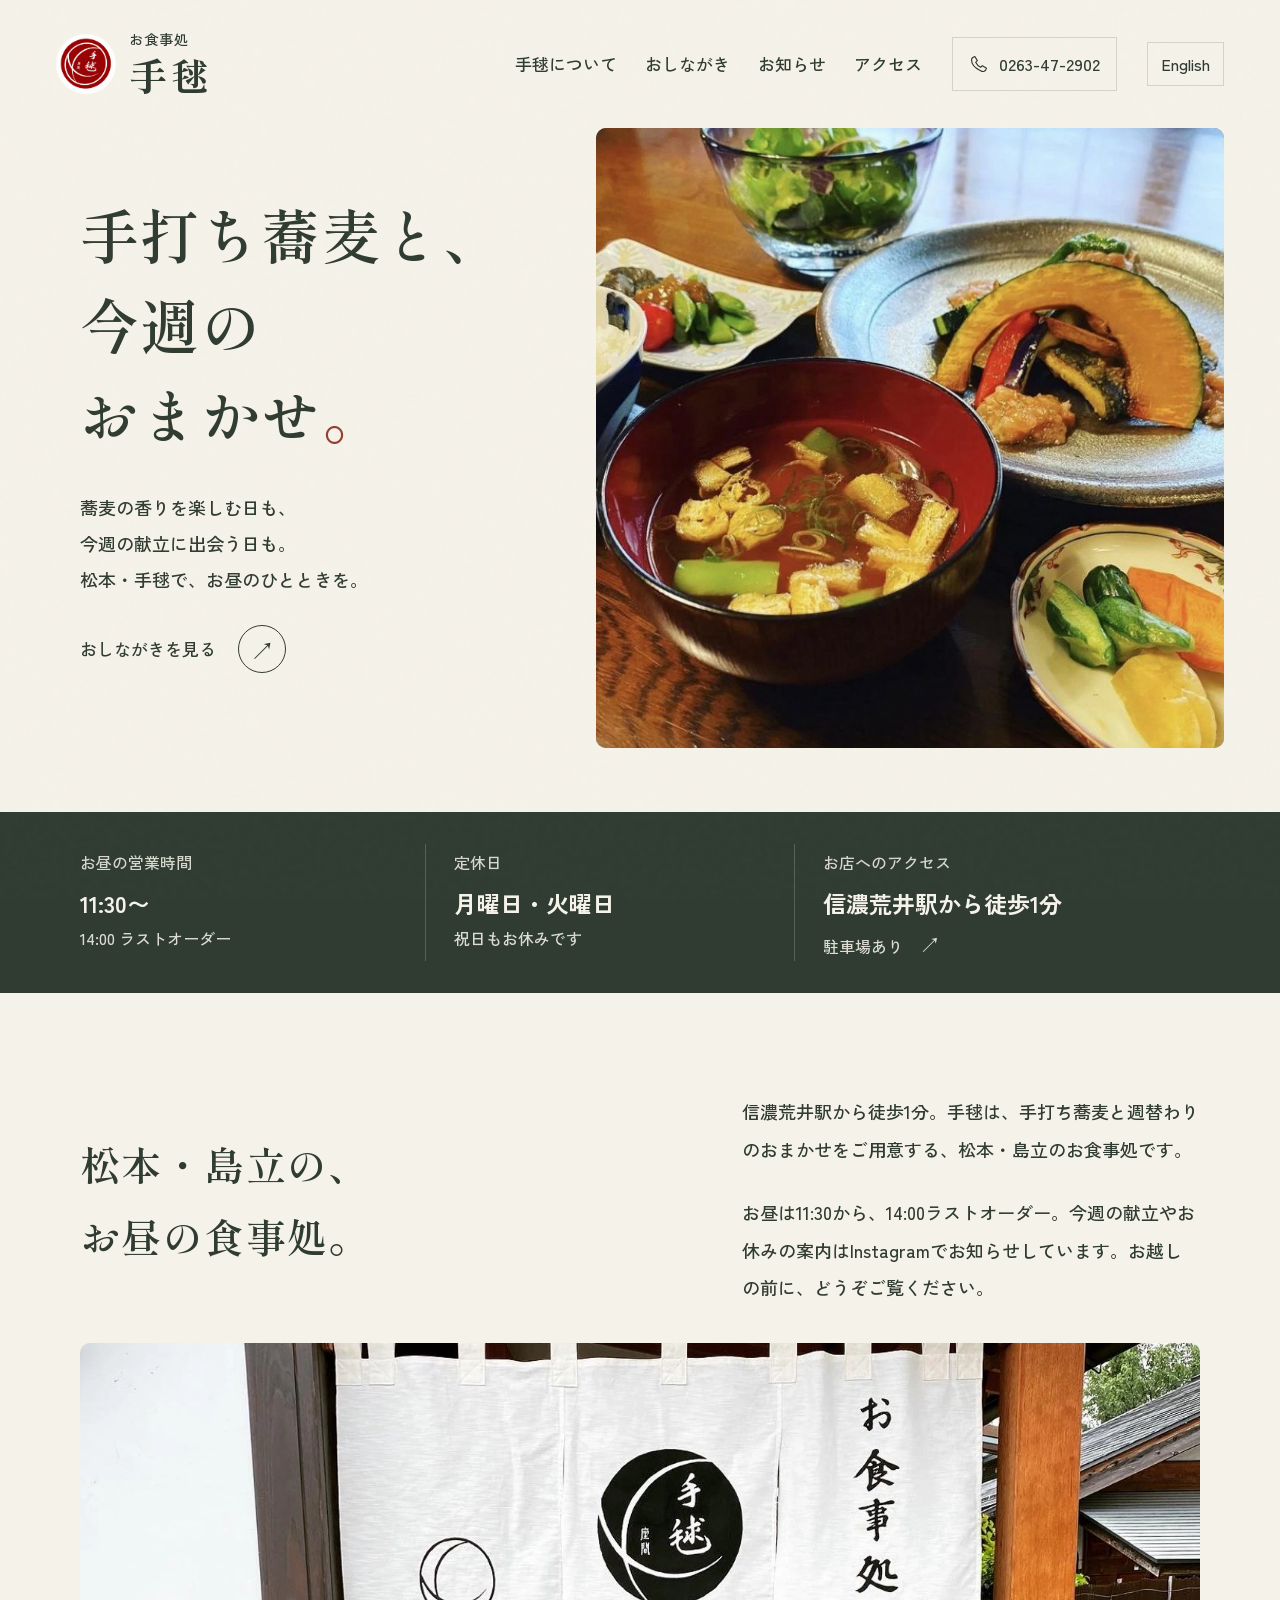
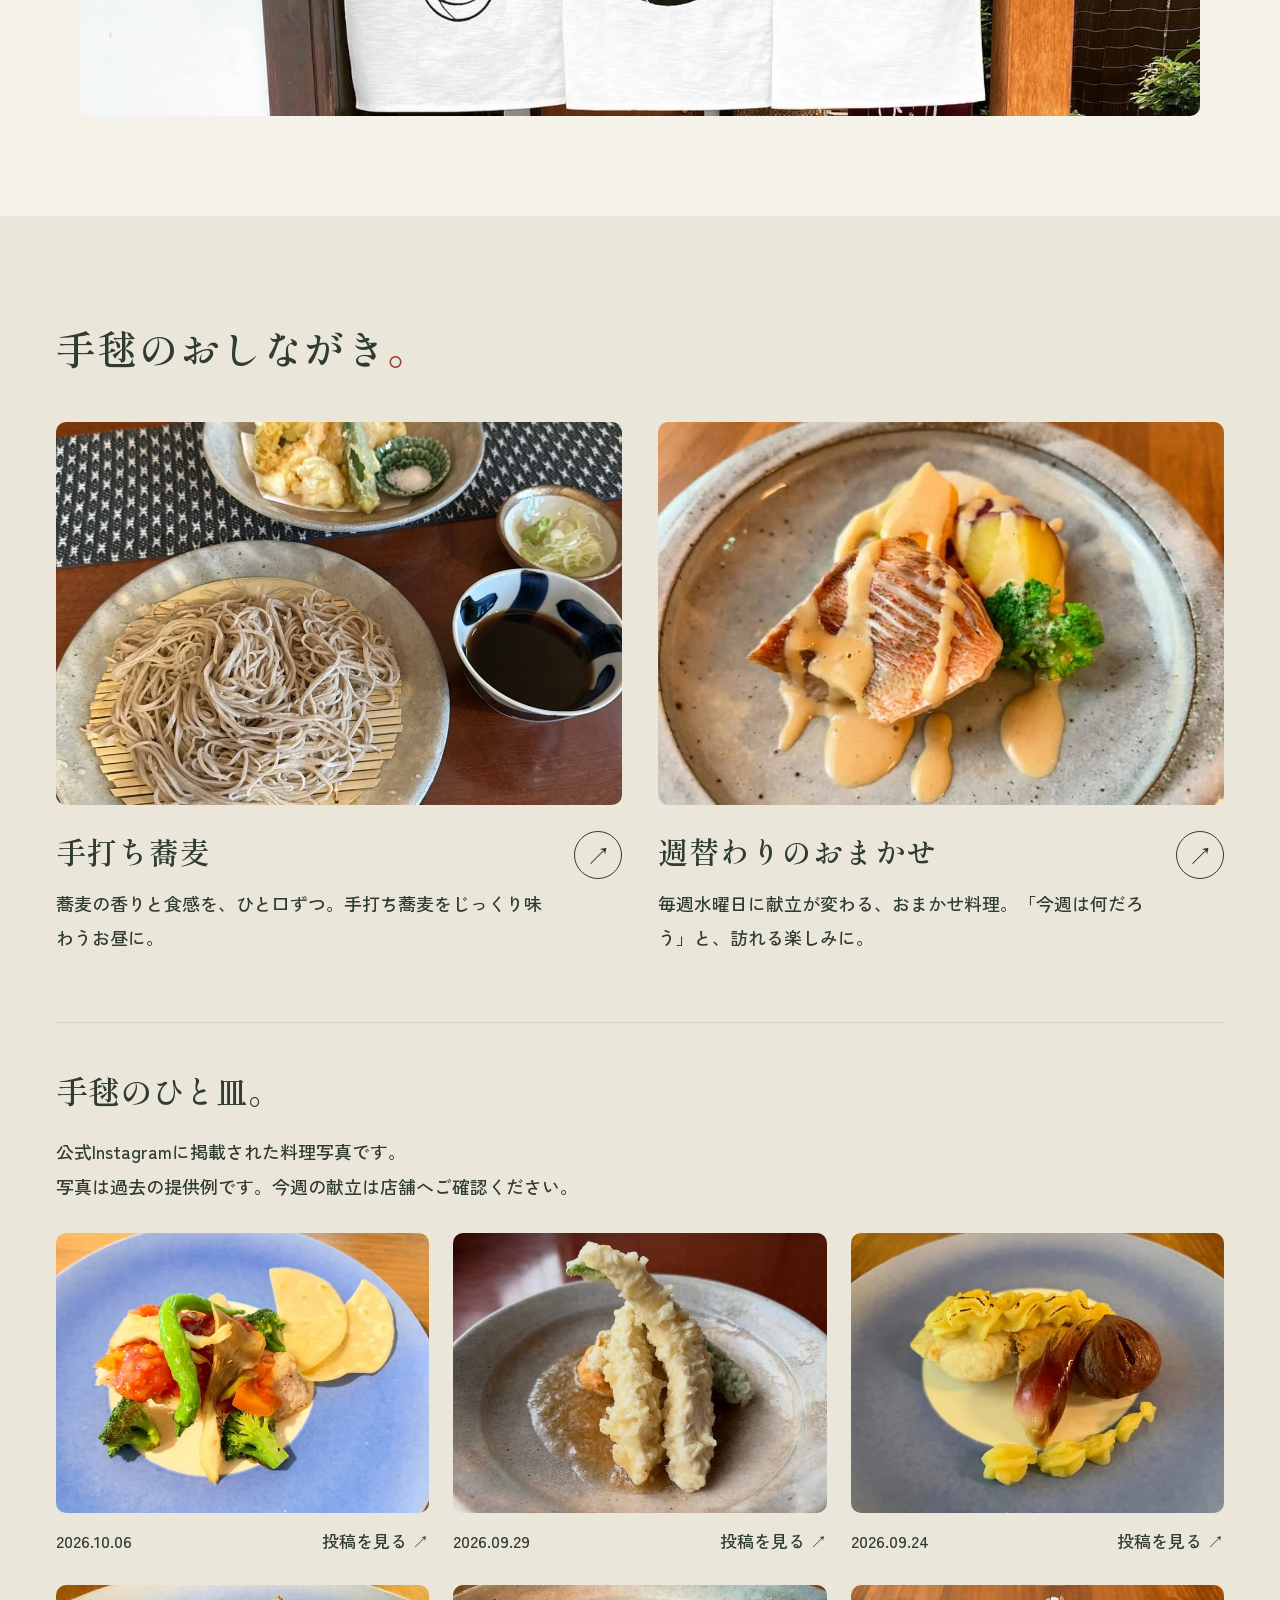
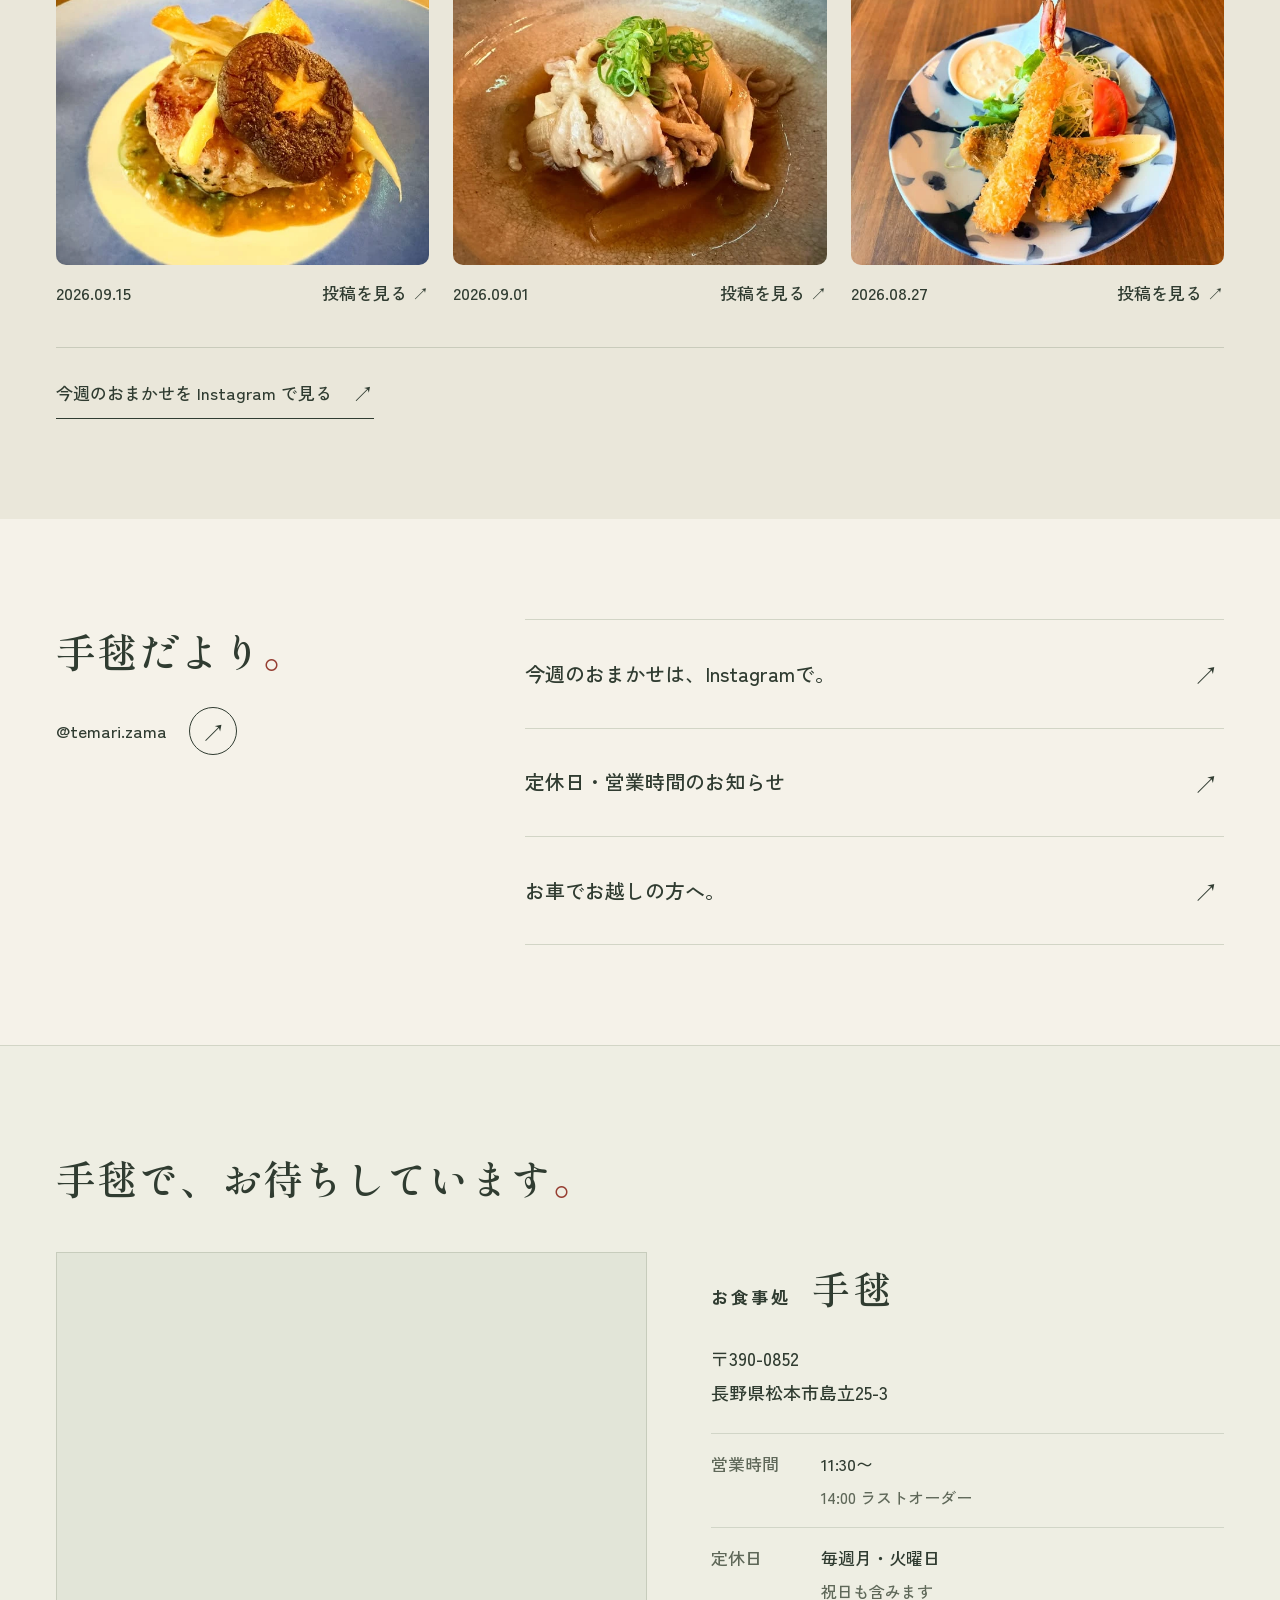
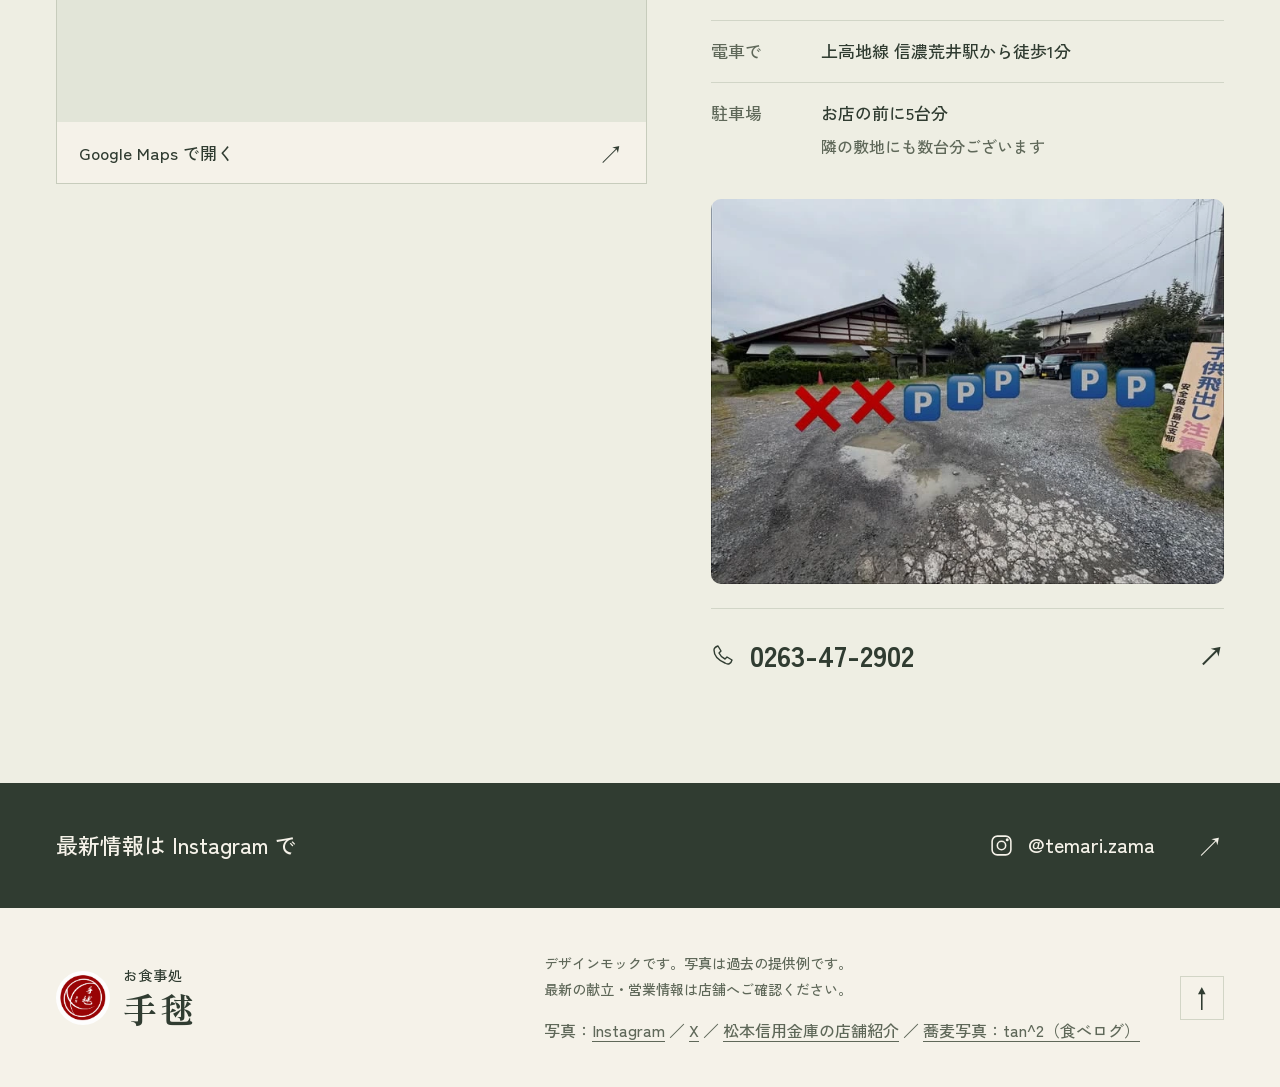
<file: index.html>
<!doctype html>
<html lang="ja">
<head>
  <meta charset="UTF-8">
  <meta name="viewport" content="width=device-width, initial-scale=1">
  <meta name="theme-color" content="#f5f2e9">
  <meta name="description" content="松本・島立、信濃荒井駅から徒歩1分のお食事処 手毬。手打ち蕎麦を味わい、毎週水曜日に変わるおまかせを楽しむお昼に。11:30開店、14:00ラストオーダー。ウェブサイトデザインモック。">
  <title>お食事処 手毬｜手打ち蕎麦と、今週のおまかせ。［モック］</title>
  <link rel="icon" type="image/png" href="assets/temari-logo.png">
  <link rel="preconnect" href="https://fonts.googleapis.com">
  <link rel="preconnect" href="https://fonts.gstatic.com" crossorigin>
  <link href="https://fonts.googleapis.com/css2?family=Shippori+Mincho:wght@500;600;700&family=Zen+Kaku+Gothic+New:wght@400;500;700&display=swap" rel="stylesheet">
  <link rel="preload" as="image" href="assets/real-photos/lunch.webp">
  <link rel="stylesheet" href="styles.css?v=20261009-rounded">
  <script src="script.js?v=20261009-real-photos" defer></script>
</head>
<body>
  <a class="skip-link" href="#main" data-i18n="skip">本文へ移動</a>
  <header class="site-header">
    <a class="brand" href="#top" aria-label="お食事処 手毬 トップへ" data-i18n-aria="aria.home">
      <img src="assets/temari-logo.png" width="60" height="60" alt="">
      <span class="brand-type"><span class="brand-small" data-i18n="brand.kicker">お食事処</span><span class="brand-name" data-i18n="brand.name">手毬</span></span>
    </a>
    <nav class="desktop-nav" aria-label="メインナビゲーション" data-i18n-aria="aria.mainNav">
      <a href="#about" data-i18n="nav.about">手毬について</a><a href="#menu" data-i18n="nav.menu">おしながき</a><a href="#news" data-i18n="nav.news">お知らせ</a><a href="#access" data-i18n="nav.access">アクセス</a>
    </nav>
    <a class="header-phone" href="tel:0263472902" aria-label="お食事処 手毬へ電話（0263-47-2902）" data-i18n-aria="aria.phone"><svg viewBox="0 0 24 24" aria-hidden="true"><path d="m7 3 3 5-2 2c1.3 2.8 3.2 4.7 6 6l2-2 5 3c-1 4-4 5-7 3C7 17 3 13 3 7c0-2 1-3 4-4Z"/></svg><span>0263-47-2902</span></a>
    <button class="language-toggle" type="button" lang="en" aria-label="Switch to English">English</button>
    <button class="nav-toggle" type="button" aria-label="メニューを開く" aria-expanded="false" aria-controls="mobile-nav"><span></span><span></span></button>
    <nav class="mobile-nav" id="mobile-nav" aria-label="モバイルナビゲーション" data-i18n-aria="aria.mobileNav" hidden>
      <a href="#about" data-i18n="nav.about">手毬について</a><a href="#menu" data-i18n="nav.menu">おしながき</a><a href="#news" data-i18n="nav.news">お知らせ</a><a href="#access" data-i18n="nav.access">アクセス</a>
      <a class="mobile-nav-phone" href="tel:0263472902" data-i18n="contact.phone">お電話でのお問い合わせ <span>↗</span></a>
    </nav>
  </header>

  <main id="main">
    <section class="hero page-width" id="top" aria-labelledby="hero-title">
      <div class="hero-copy">
        <h1 id="hero-title" data-i18n="hero.title">手打ち蕎麦と、<br>今週の<br>おまかせ<span class="red-stop">。</span></h1>
        <p class="hero-subtitle" data-i18n="hero.subtitle">蕎麦の香りを楽しむ日も、<br>今週の献立に出会う日も。<br>松本・手毬で、お昼のひとときを。</p>
        <a class="text-button" href="#menu" data-i18n="hero.menu">おしながきを見る <span class="round-arrow" aria-hidden="true">↗</span></a>
      </div>
      <div class="hero-visual">
        <img class="hero-image" src="assets/real-photos/lunch.webp" alt="手毬の料理、ご飯、汁物、小鉢が並んだ食卓" data-i18n-alt="image.hero" width="1125" height="857" fetchpriority="high">
      </div>
    </section>

    <section class="quick-info" aria-label="営業・アクセスのご案内" data-i18n-aria="aria.quickInfo">
      <div class="page-width quick-info-inner">
        <div><span class="info-label" data-i18n="hours.label">お昼の営業時間</span><p data-i18n="hours.quick">11:30〜<small>14:00 ラストオーダー</small></p></div>
        <div><span class="info-label" data-i18n="closed.label">定休日</span><p data-i18n="closed.quick">月曜日・火曜日<small>祝日もお休みです</small></p></div>
        <a href="#access"><span class="info-label" data-i18n="access.label">お店へのアクセス</span><p data-i18n="access.quick">信濃荒井駅から徒歩1分<small>駐車場あり <span aria-hidden="true">↗</span></small></p></a>
      </div>
    </section>

    <section class="about section-space page-width reveal" id="about" aria-labelledby="about-title">
      <div class="about-heading"><h2 id="about-title" data-i18n="about.title">松本・島立の、<br>お昼の食事処。</h2></div>
      <div class="about-body"><p data-i18n="about.body">信濃荒井駅から徒歩1分。手毬は、手打ち蕎麦と週替わりのおまかせをご用意する、松本・島立のお食事処です。</p><p data-i18n="about.welcome">お昼は11:30から、14:00ラストオーダー。今週の献立やお休みの案内はInstagramでお知らせしています。お越しの前に、どうぞご覧ください。</p></div>
      <a class="about-photo" href="https://x.com/qif5amQObpr14Ug" target="_blank" rel="noopener noreferrer" aria-label="手毬の暖簾写真の掲載元を見る" data-i18n-aria="aria.storefrontSource"><img src="assets/real-photos/storefront.webp" alt="お食事処 手毬の暖簾と木の入口" data-i18n-alt="image.storefront" width="1500" height="500" loading="lazy"></a>
    </section>

    <section class="menu-section section-space" id="menu" aria-labelledby="menu-title">
      <div class="page-width">
        <div class="section-top reveal"><div><h2 id="menu-title" data-i18n="menu.title">手毬のおしながき<span class="red-stop">。</span></h2></div></div>
        <div class="menu-grid">
          <article class="menu-card reveal"><button class="menu-image-button" type="button" data-detail="soba" aria-label="手打ち蕎麦について見る" data-i18n-aria="aria.sobaImage"><img src="assets/real-photos/soba-2024-07.webp" alt="手毬で提供されたざる蕎麦と天ぷら（2024年7月の訪問写真）" data-i18n-alt="image.soba" width="1024" height="1024" loading="lazy"></button><div class="menu-card-body"><div><h3 data-i18n="menu.soba">手打ち蕎麦</h3><p data-i18n="menu.sobaDescription">蕎麦の香りと食感を、ひと口ずつ。手打ち蕎麦をじっくり味わうお昼に。</p></div><button class="round-arrow" type="button" data-detail="soba" aria-label="手打ち蕎麦の詳細を開く" data-i18n-aria="aria.sobaDetail">↗</button></div></article>
          <article class="menu-card reveal"><button class="menu-image-button" type="button" data-detail="seasonal" aria-label="週替わりのおまかせについて見る" data-i18n-aria="aria.seasonalImage"><img src="assets/real-photos/dish-2026-09-08.webp" alt="陶器の皿に盛られた料理と野菜" data-i18n-alt="image.seasonal" width="640" height="480" loading="lazy"></button><div class="menu-card-body"><div><h3 data-i18n="menu.seasonal">週替わりのおまかせ</h3><p data-i18n="menu.changes">毎週水曜日に献立が変わる、おまかせ料理。「今週は何だろう」と、訪れる楽しみに。</p></div><button class="round-arrow" type="button" data-detail="seasonal" aria-label="週替わりのおまかせの詳細を開く" data-i18n-aria="aria.seasonalDetail">↗</button></div></article>
        </div>

        <div class="food-gallery reveal" id="food-gallery" aria-labelledby="gallery-title">
          <h3 id="gallery-title" data-i18n="gallery.title">手毬のひと皿。</h3>
          <p class="gallery-intro" data-i18n="gallery.intro">公式Instagramに掲載された料理写真です。<br>写真は過去の提供例です。今週の献立は店舗へご確認ください。</p>
          <div class="food-gallery-grid">
            <a class="food-photo" href="https://www.instagram.com/temari.zama/p/DeLQrZXAWH_/" target="_blank" rel="noopener noreferrer"><img src="assets/real-photos/dish-2026-10-06.webp" alt="青い皿に盛られた料理と野菜" data-i18n-alt="gallery.image.blue" width="640" height="481" loading="lazy"><span class="food-photo-caption"><time datetime="2026-10-06">2026.10.06</time><span data-i18n="gallery.post">投稿を見る <span aria-hidden="true">↗</span></span></span></a>
            <a class="food-photo" href="https://www.instagram.com/temari.zama/p/Dd5O3phgcw6/" target="_blank" rel="noopener noreferrer"><img src="assets/real-photos/dish-2026-09-29.webp" alt="器に盛られた揚げ物とソース" data-i18n-alt="gallery.image.fried" width="640" height="480" loading="lazy"><span class="food-photo-caption"><time datetime="2026-09-29">2026.09.29</time><span data-i18n="gallery.post">投稿を見る <span aria-hidden="true">↗</span></span></span></a>
            <a class="food-photo" href="https://www.instagram.com/temari.zama/p/DdsU3VbgaHN/" target="_blank" rel="noopener noreferrer"><img src="assets/real-photos/dish-2026-09-24.webp" alt="青い皿に盛られた料理と黄色のソース" data-i18n-alt="gallery.image.yellow" width="640" height="480" loading="lazy"><span class="food-photo-caption"><time datetime="2026-09-24">2026.09.24</time><span data-i18n="gallery.post">投稿を見る <span aria-hidden="true">↗</span></span></span></a>
            <a class="food-photo" href="https://www.instagram.com/temari.zama/p/DdVL3PkgW3K/" target="_blank" rel="noopener noreferrer"><img src="assets/real-photos/dish-2026-09-15.webp" alt="青い皿に盛られた料理と野菜の盛り付け" data-i18n-alt="gallery.image.round" width="640" height="480" loading="lazy"><span class="food-photo-caption"><time datetime="2026-09-15">2026.09.15</time><span data-i18n="gallery.post">投稿を見る <span aria-hidden="true">↗</span></span></span></a>
            <a class="food-photo" href="https://www.instagram.com/temari.zama/p/DcxLNSoAZI1/" target="_blank" rel="noopener noreferrer"><img src="assets/real-photos/dish-2026-09-01.webp" alt="陶器の器に盛られた料理とねぎ" data-i18n-alt="gallery.image.bowl" width="640" height="480" loading="lazy"><span class="food-photo-caption"><time datetime="2026-09-01">2026.09.01</time><span data-i18n="gallery.post">投稿を見る <span aria-hidden="true">↗</span></span></span></a>
            <a class="food-photo" href="https://www.instagram.com/temari.zama/p/DckRGs_gUB_/" target="_blank" rel="noopener noreferrer"><img src="assets/real-photos/dish-2026-08-27.webp" alt="皿に盛られた揚げ物と野菜" data-i18n-alt="gallery.image.crumbed" width="640" height="480" loading="lazy"><span class="food-photo-caption"><time datetime="2026-08-27">2026.08.27</time><span data-i18n="gallery.post">投稿を見る <span aria-hidden="true">↗</span></span></span></a>
          </div>
        </div>
        <div class="menu-footnote"><a href="https://www.instagram.com/temari.zama/" target="_blank" rel="noopener noreferrer" data-i18n="menu.instagram">今週のおまかせを Instagram で見る <span aria-hidden="true">↗</span></a></div>
      </div>
    </section>

    <section class="news-section section-space page-width reveal" id="news" aria-labelledby="news-title">
      <div class="news-title"><h2 id="news-title" data-i18n="news.title">手毬だより<span class="red-stop">。</span></h2><a class="text-button small-button" href="https://www.instagram.com/temari.zama/" target="_blank" rel="noopener noreferrer">@temari.zama <span class="round-arrow" aria-hidden="true">↗</span></a></div>
      <div class="news-list">
        <a href="https://www.instagram.com/temari.zama/" target="_blank" rel="noopener noreferrer"><div><h3 data-i18n="news.seasonal">今週のおまかせは、Instagramで。</h3></div><span class="news-arrow" aria-hidden="true">↗</span></a>
        <button type="button" data-detail="hours"><div><h3 data-i18n="news.hours">定休日・営業時間のお知らせ</h3></div><span class="news-arrow" aria-hidden="true">↗</span></button>
        <a href="#access"><div><h3 data-i18n="news.parking">お車でお越しの方へ。</h3></div><span class="news-arrow" aria-hidden="true">↗</span></a>
      </div>
    </section>

    <section class="access-section section-space" id="access" aria-labelledby="access-title">
      <div class="page-width">
        <div class="section-top reveal"><div><h2 id="access-title" data-i18n="access.title">手毬で、お待ちしています<span class="red-stop">。</span></h2></div></div>
        <div class="access-grid reveal">
          <div class="map-frame"><iframe title="お食事処 手毬の所在地：長野県松本市島立25-3" data-i18n-title="map.title" src="https://maps.google.com/maps?q=%E6%89%8B%E6%AF%AC%20%E9%95%B7%E9%87%8E%E7%9C%8C%E6%9D%BE%E6%9C%AC%E5%B8%82%E5%B3%B6%E7%AB%8B25-3&amp;z=16&amp;output=embed" loading="lazy" referrerpolicy="no-referrer-when-downgrade" allowfullscreen></iframe><a class="map-link" data-i18n="map.open" href="https://maps.app.goo.gl/zdjdHgAQyX1SE58v7?g_st=ic" target="_blank" rel="noopener noreferrer">Google Maps で開く <span aria-hidden="true">↗</span></a></div>
          <div class="store-details"><h3 data-i18n="store.name"><span>お食事処</span> 手毬</h3><p class="store-address" data-i18n="store.address">〒390-0852<br>長野県松本市島立25-3</p><dl><div><dt data-i18n="hours.label">営業時間</dt><dd data-i18n="hours.detail">11:30〜<span>14:00 ラストオーダー</span></dd></div><div><dt data-i18n="closed.label">定休日</dt><dd data-i18n="closed.detail">毎週月・火曜日<span>祝日も含みます</span></dd></div><div><dt data-i18n="access.trainLabel">電車で</dt><dd data-i18n="access.train">上高地線 信濃荒井駅から徒歩1分</dd></div><div><dt data-i18n="access.parkingLabel">駐車場</dt><dd data-i18n="access.parking">お店の前に5台分<span>隣の敷地にも数台分ございます</span></dd></div></dl><a class="parking-photo" href="https://www.instagram.com/temari.zama/p/DdxdMf4BHyz/" target="_blank" rel="noopener noreferrer" aria-label="駐車場写真の公式投稿を見る" data-i18n-aria="aria.parkingSource"><img src="assets/real-photos/parking-2026-09-26.webp" alt="Pの印で駐車位置を示した手毬の駐車場" data-i18n-alt="image.parking" width="640" height="480" loading="lazy"></a><a class="store-phone" href="tel:0263472902"><svg viewBox="0 0 24 24" aria-hidden="true"><path d="m7 3 3 5-2 2c1.3 2.8 3.2 4.7 6 6l2-2 5 3c-1 4-4 5-7 3C7 17 3 13 3 7c0-2 1-3 4-4Z"/></svg>0263-47-2902<span aria-hidden="true">↗</span></a></div>
        </div>
      </div>
    </section>

    <section class="instagram-strip" aria-label="Instagramで最新情報を見る" data-i18n-aria="aria.instagram"><div class="page-width"><span class="instagram-heading" data-i18n="instagram.title">最新情報は Instagram で</span><a href="https://www.instagram.com/temari.zama/" target="_blank" rel="noopener noreferrer"><svg viewBox="0 0 24 24" aria-hidden="true"><rect x="3" y="3" width="18" height="18" rx="5"/><circle cx="12" cy="12" r="4"/><circle cx="17.5" cy="6.5" r=".7"/></svg><span>@temari.zama</span><span aria-hidden="true">↗</span></a></div></section>
  </main>

  <footer class="site-footer page-width"><a class="brand footer-brand" href="#top" aria-label="ページの先頭へ" data-i18n-aria="aria.top"><img src="assets/temari-logo.png" width="50" height="50" alt=""><span class="brand-type"><span class="brand-small" data-i18n="brand.kicker">お食事処</span><span class="brand-name" data-i18n="brand.name">手毬</span></span></a><div class="footer-note"><p data-i18n="footer.note">デザインモックです。写真は過去の提供例です。<br>最新の献立・営業情報は店舗へご確認ください。</p><p class="photo-credits"><span data-i18n="footer.photos">写真：</span><a href="https://www.instagram.com/temari.zama/" target="_blank" rel="noopener noreferrer">Instagram</a> ／ <a href="https://x.com/qif5amQObpr14Ug" target="_blank" rel="noopener noreferrer">X</a> ／ <a href="https://support.m-shinkin.com/otoku/2021/08/690.php" target="_blank" rel="noopener noreferrer" data-i18n="footer.bank">松本信用金庫の店舗紹介</a> ／ <a href="https://tabelog.com/nagano/A2002/A200201/20025271/dtlrvwlst/B453116380/" target="_blank" rel="noopener noreferrer" data-i18n="footer.sobaSource">蕎麦写真：tan^2（食べログ）</a></p></div><a class="back-top" href="#top" aria-label="ページの先頭へ" data-i18n-aria="aria.top">↑</a></footer>

  <div class="mobile-contact"><a href="#access" data-i18n="contact.map">地図・アクセス <span aria-hidden="true">↗</span></a><a href="tel:0263472902" data-i18n="contact.call">電話で問い合わせ <span aria-hidden="true">↗</span></a></div>

  <dialog class="detail-dialog" id="detail-dialog" aria-labelledby="dialog-title"><button class="dialog-close" type="button" aria-label="詳細を閉じる" data-i18n-aria="aria.close">×</button><h2 id="dialog-title"></h2><div id="dialog-body"></div><a class="dialog-instagram text-button" data-i18n="dialog.instagram" href="https://www.instagram.com/temari.zama/" target="_blank" rel="noopener noreferrer">Instagram で最新情報を見る <span class="round-arrow" aria-hidden="true">↗</span></a></dialog>
</body>
</html>
</file>
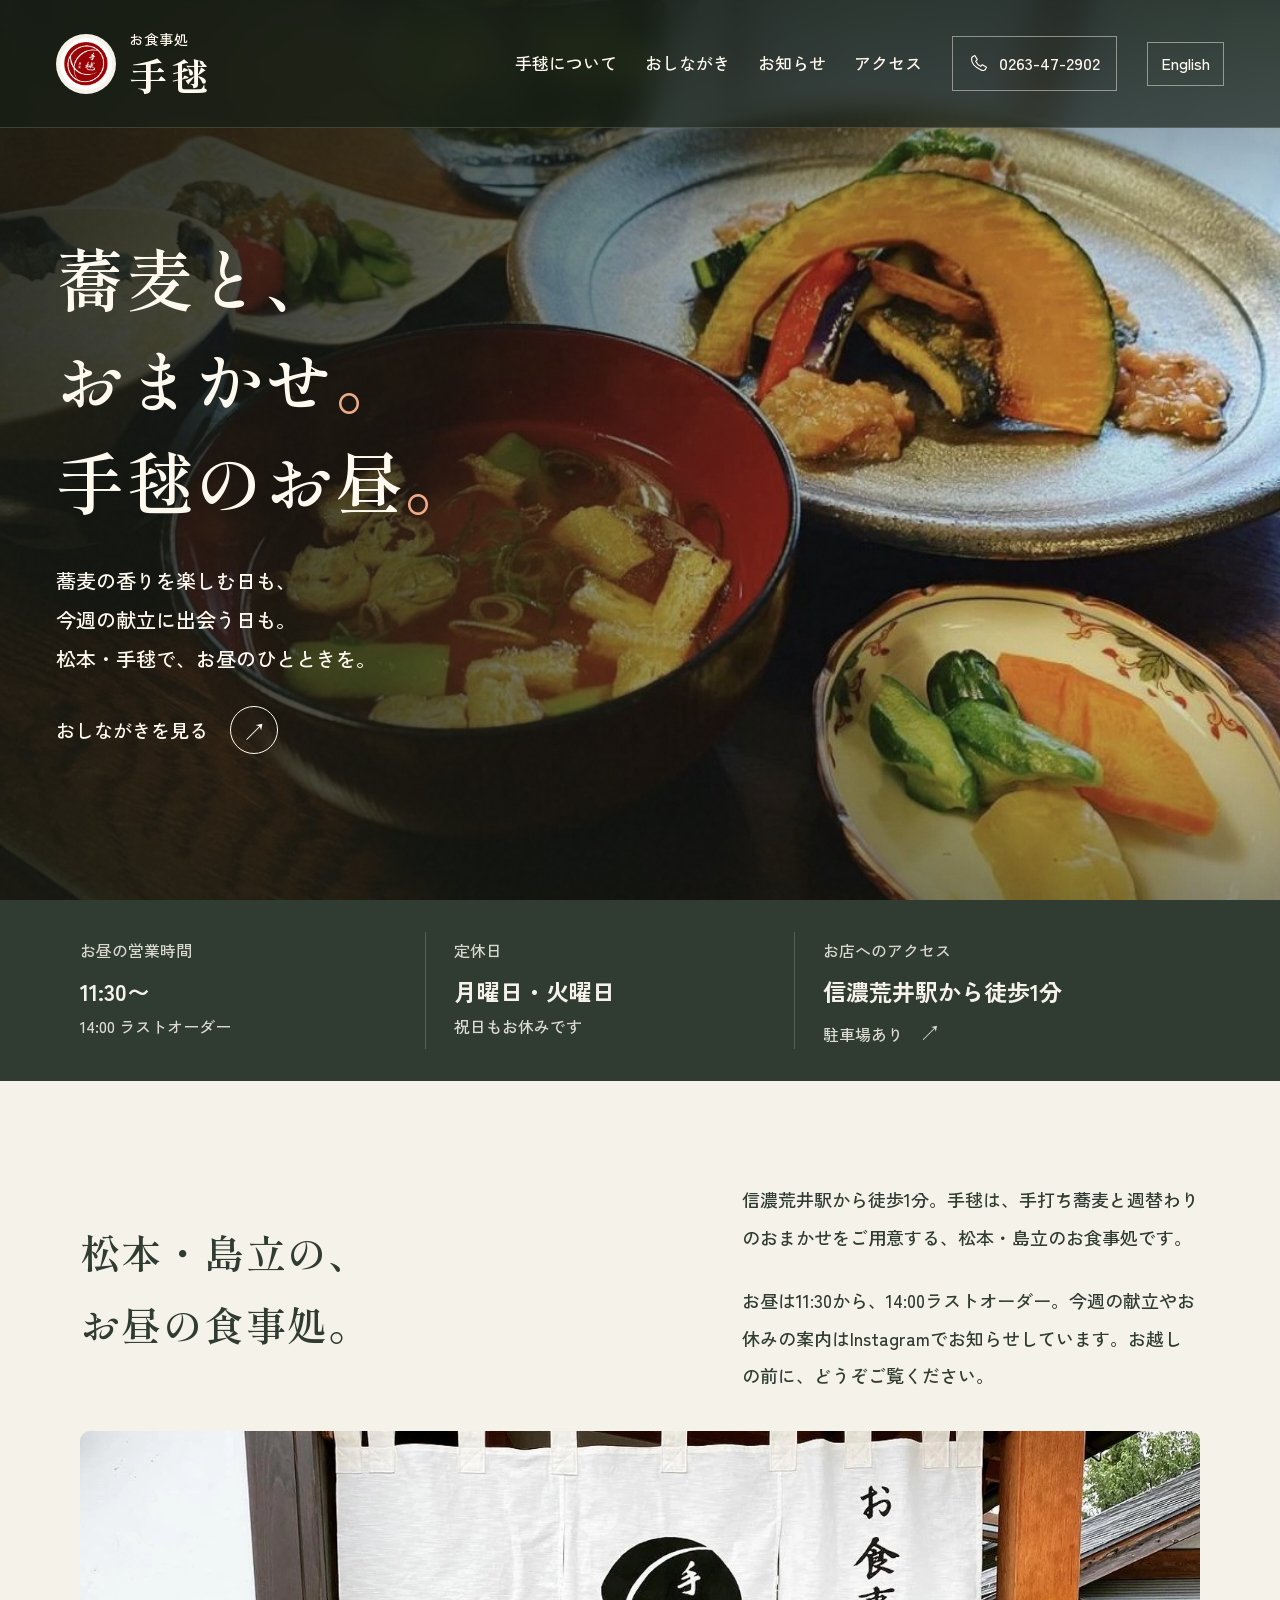
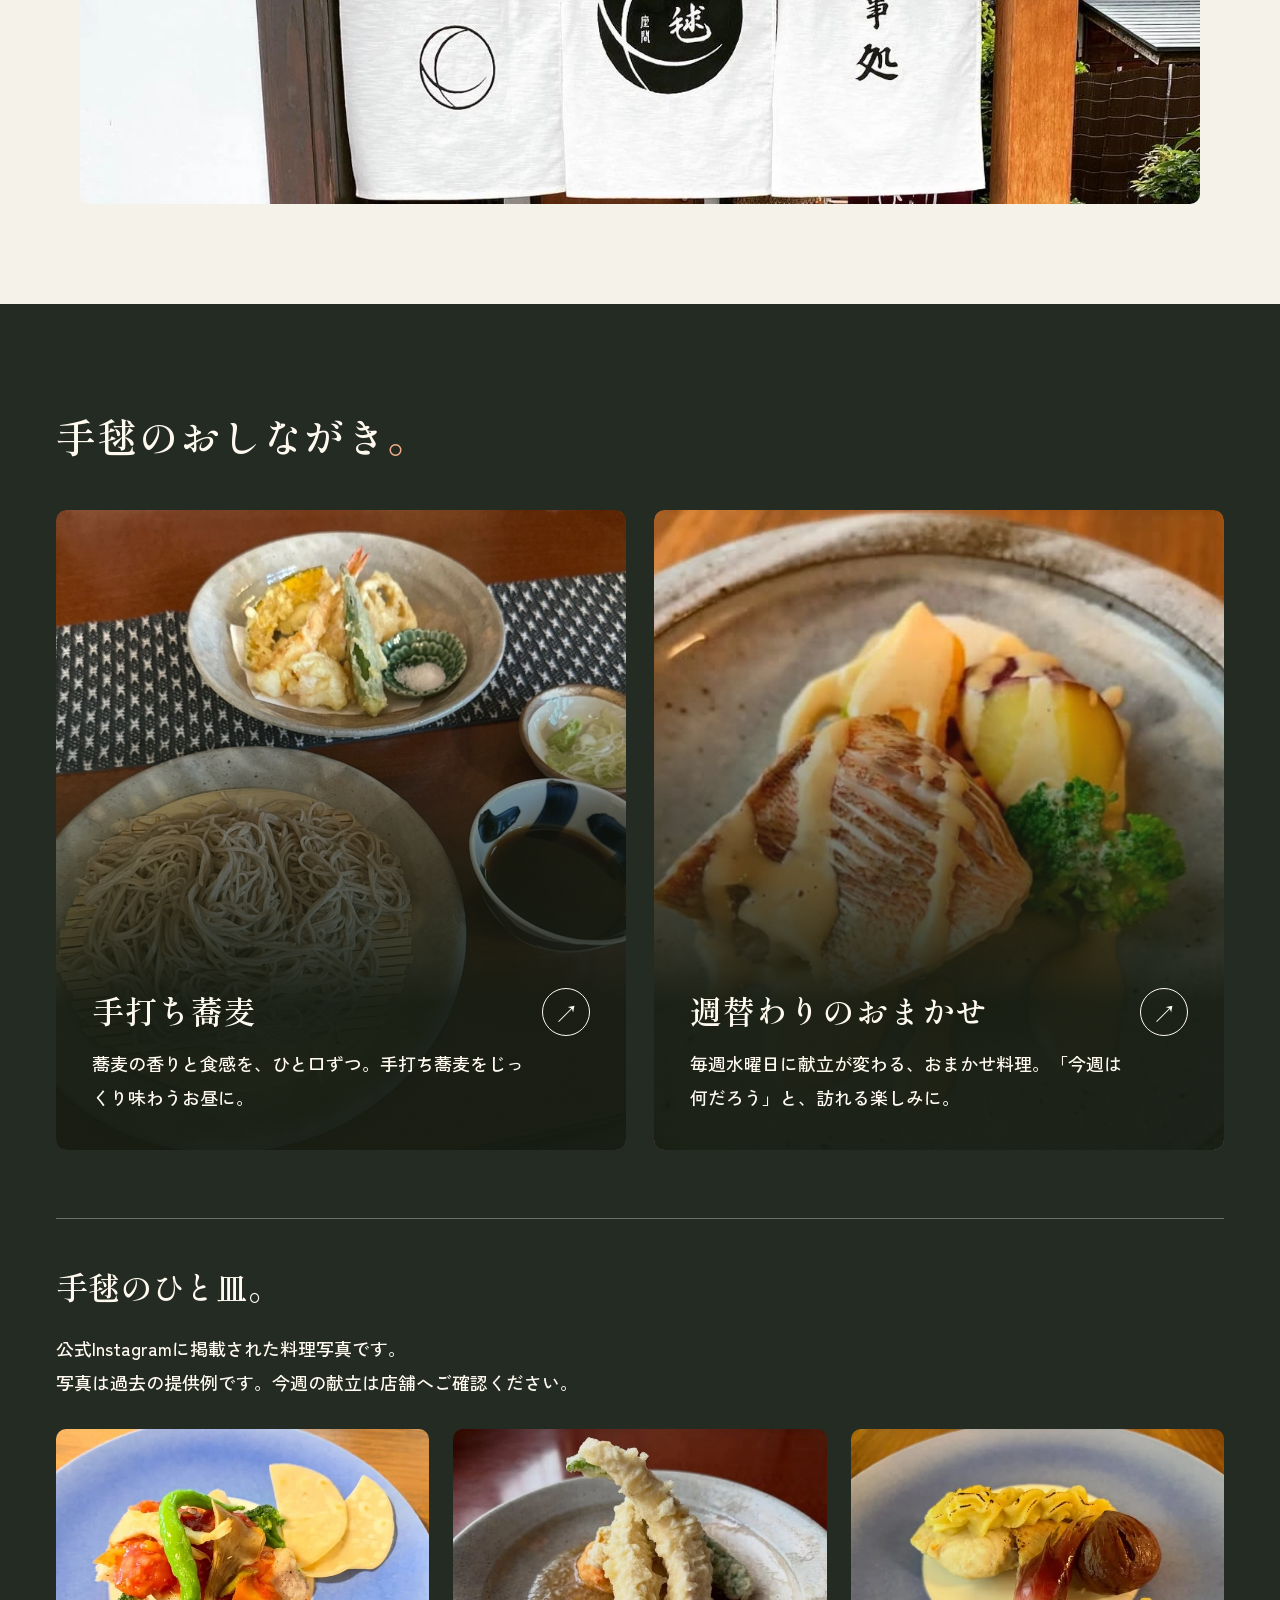
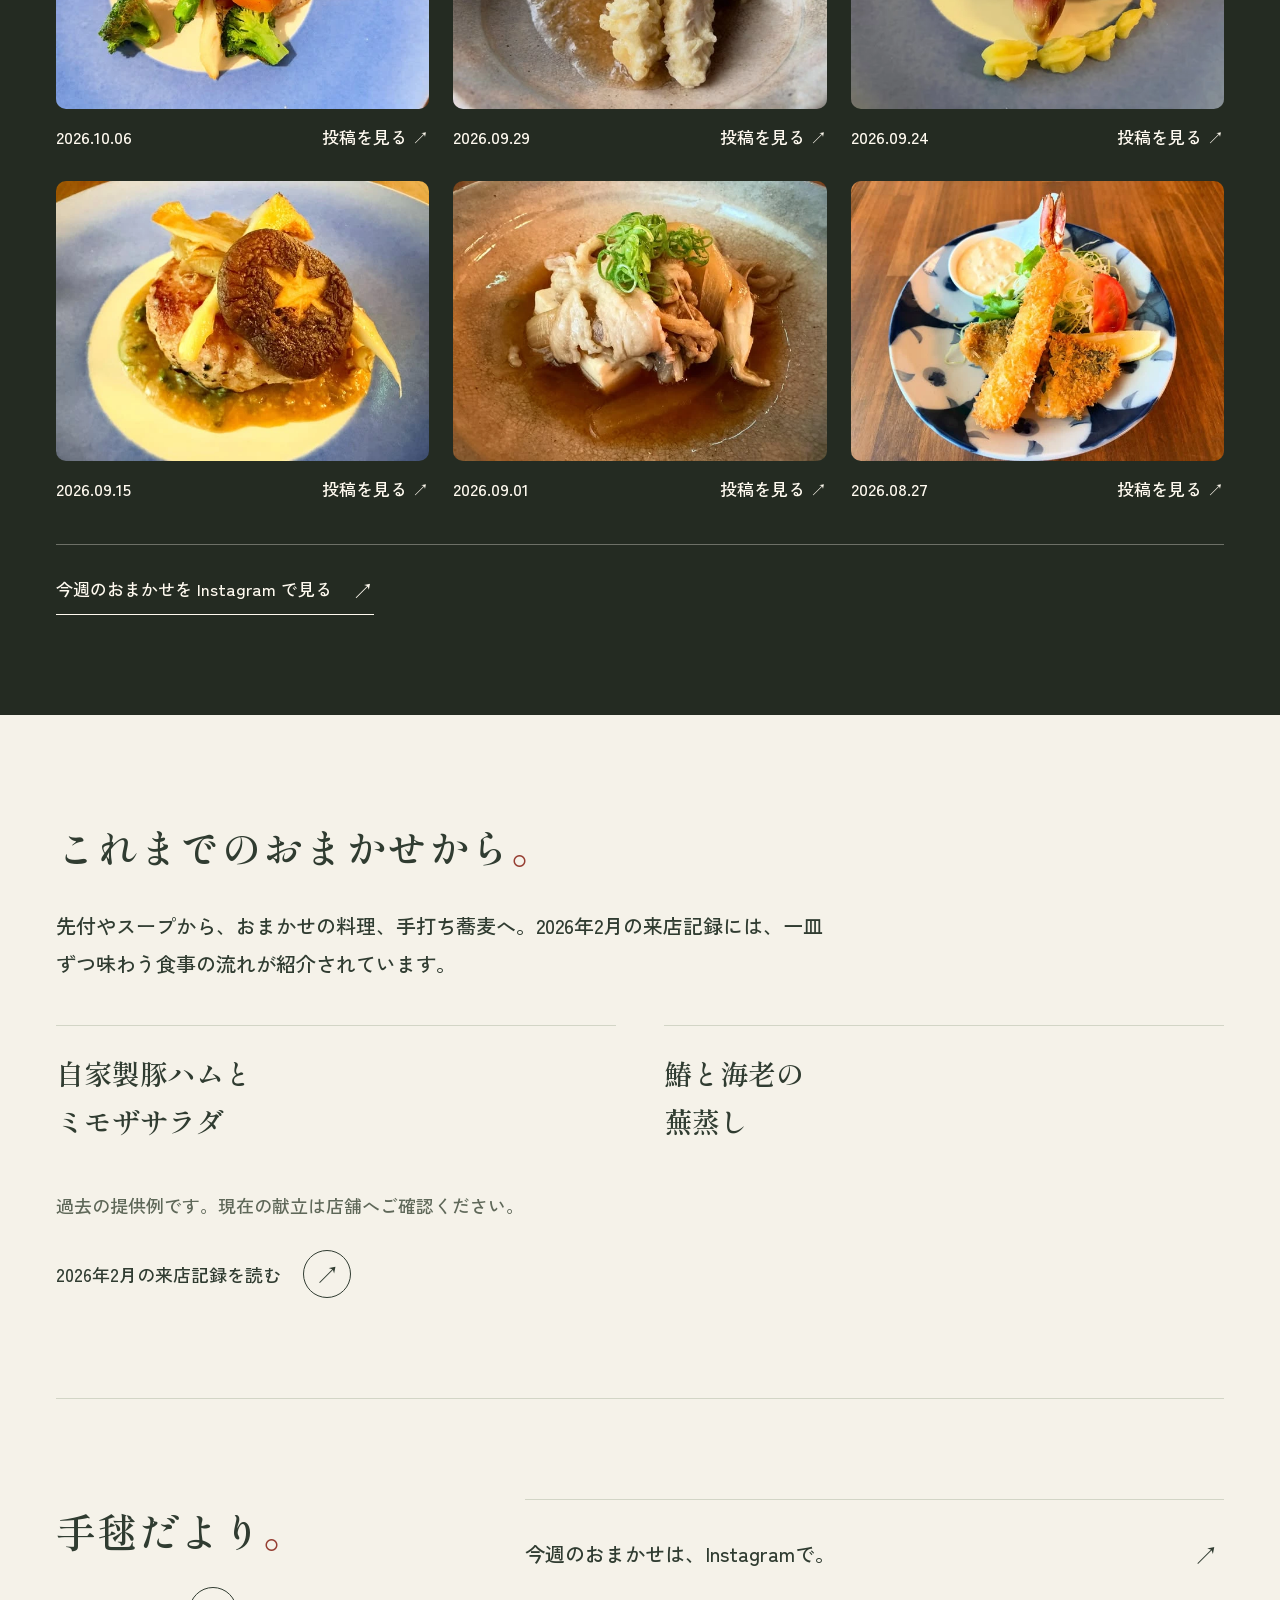
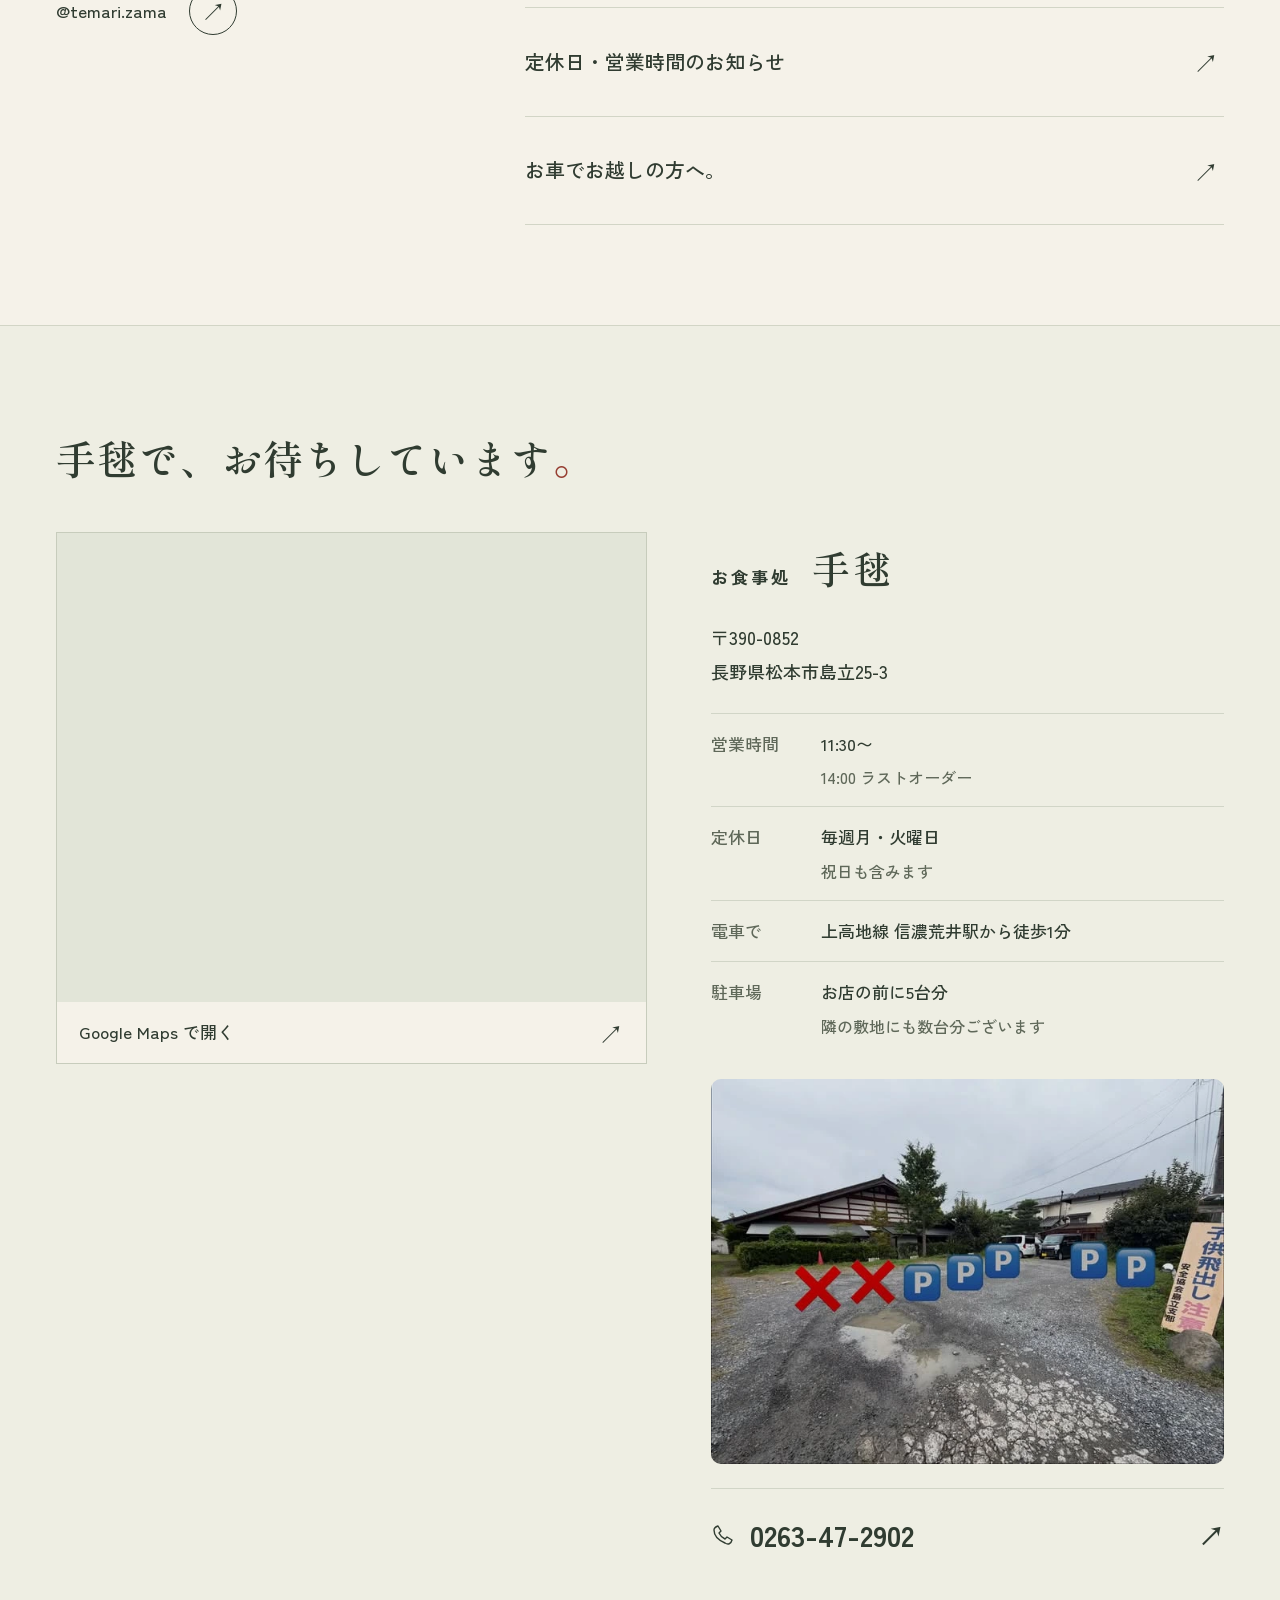
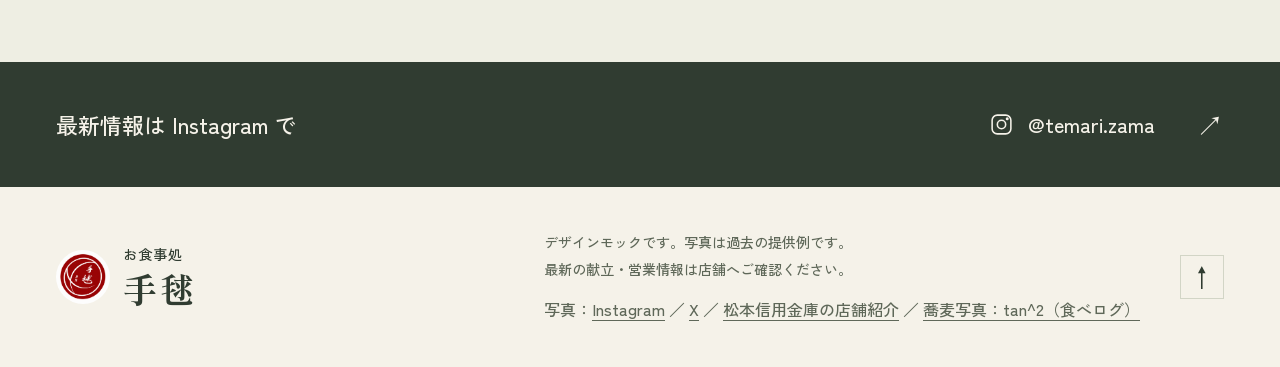
<file: photo-background.html>
<!doctype html>
<html lang="ja">
<head>
  <meta charset="UTF-8">
  <meta name="viewport" content="width=device-width, initial-scale=1">
  <meta name="theme-color" content="#f5f2e9">
  <meta name="description" content="松本・島立、信濃荒井駅から徒歩1分のお食事処 手毬。手打ち蕎麦を味わい、毎週水曜日に変わるおまかせを楽しむお昼に。11:30開店、14:00ラストオーダー。ウェブサイトデザインモック。">
  <title>お食事処 手毬｜蕎麦と、おまかせ。手毬のお昼。［写真背景の別案］</title>
  <link rel="icon" type="image/png" href="assets/temari-logo.png">
  <link rel="preconnect" href="https://fonts.googleapis.com">
  <link rel="preconnect" href="https://fonts.gstatic.com" crossorigin>
  <link href="https://fonts.googleapis.com/css2?family=Shippori+Mincho:wght@500;600;700&family=Zen+Kaku+Gothic+New:wght@400;500;700&display=swap" rel="stylesheet">
  <link rel="preload" as="image" href="assets/real-photos/lunch.webp">
  <link rel="stylesheet" href="styles.css?v=20261009-rounded">
  <link rel="stylesheet" href="photo-background.css?v=20261009-rounded">
  <script src="script.js?v=20261009-real-photos" defer></script>
</head>
<body class="photo-variant">
  <a class="skip-link" href="#main" data-i18n="skip">本文へ移動</a>
  <header class="site-header">
    <a class="brand" href="#top" aria-label="お食事処 手毬 トップへ" data-i18n-aria="aria.home">
      <img src="assets/temari-logo.png" width="60" height="60" alt="">
      <span class="brand-type"><span class="brand-small" data-i18n="brand.kicker">お食事処</span><span class="brand-name" data-i18n="brand.name">手毬</span></span>
    </a>
    <nav class="desktop-nav" aria-label="メインナビゲーション" data-i18n-aria="aria.mainNav">
      <a href="#about" data-i18n="nav.about">手毬について</a><a href="#menu" data-i18n="nav.menu">おしながき</a><a href="#news" data-i18n="nav.news">お知らせ</a><a href="#access" data-i18n="nav.access">アクセス</a>
    </nav>
    <a class="header-phone" href="tel:0263472902" aria-label="お食事処 手毬へ電話（0263-47-2902）" data-i18n-aria="aria.phone"><svg viewBox="0 0 24 24" aria-hidden="true"><path d="m7 3 3 5-2 2c1.3 2.8 3.2 4.7 6 6l2-2 5 3c-1 4-4 5-7 3C7 17 3 13 3 7c0-2 1-3 4-4Z"/></svg><span>0263-47-2902</span></a>
    <button class="language-toggle" type="button" lang="en" aria-label="Switch to English">English</button>
    <button class="nav-toggle" type="button" aria-label="メニューを開く" aria-expanded="false" aria-controls="mobile-nav"><span></span><span></span></button>
    <nav class="mobile-nav" id="mobile-nav" aria-label="モバイルナビゲーション" data-i18n-aria="aria.mobileNav" hidden>
      <a href="#about" data-i18n="nav.about">手毬について</a><a href="#menu" data-i18n="nav.menu">おしながき</a><a href="#news" data-i18n="nav.news">お知らせ</a><a href="#access" data-i18n="nav.access">アクセス</a>
      <a class="mobile-nav-phone" href="tel:0263472902" data-i18n="contact.phone">お電話でのお問い合わせ <span>↗</span></a>
    </nav>
  </header>

  <main id="main">
    <section class="hero page-width" id="top" aria-labelledby="hero-title">
      <div class="hero-copy">
        <h1 id="hero-title" data-i18n="photo.heroTitle">蕎麦と、<br>おまかせ<span class="red-stop">。</span><br>手毬のお昼<span class="red-stop">。</span></h1>
        <p class="hero-subtitle" data-i18n="hero.subtitle">蕎麦の香りを楽しむ日も、<br>今週の献立に出会う日も。<br>松本・手毬で、お昼のひとときを。</p>
        <a class="text-button" href="#menu" data-i18n="hero.menu">おしながきを見る <span class="round-arrow" aria-hidden="true">↗</span></a>
      </div>
      <div class="hero-visual">
        <img class="hero-image" src="assets/real-photos/lunch.webp" alt="手毬の料理、ご飯、汁物、小鉢が並んだ食卓" data-i18n-alt="image.hero" width="1125" height="857" fetchpriority="high">
      </div>
    </section>

    <section class="quick-info" aria-label="営業・アクセスのご案内" data-i18n-aria="aria.quickInfo">
      <div class="page-width quick-info-inner">
        <div><span class="info-label" data-i18n="hours.label">お昼の営業時間</span><p data-i18n="hours.quick">11:30〜<small>14:00 ラストオーダー</small></p></div>
        <div><span class="info-label" data-i18n="closed.label">定休日</span><p data-i18n="closed.quick">月曜日・火曜日<small>祝日もお休みです</small></p></div>
        <a href="#access"><span class="info-label" data-i18n="access.label">お店へのアクセス</span><p data-i18n="access.quick">信濃荒井駅から徒歩1分<small>駐車場あり <span aria-hidden="true">↗</span></small></p></a>
      </div>
    </section>

    <section class="about section-space page-width reveal" id="about" aria-labelledby="about-title">
      <div class="about-heading"><h2 id="about-title" data-i18n="about.title">松本・島立の、<br>お昼の食事処。</h2></div>
      <div class="about-body"><p data-i18n="about.body">信濃荒井駅から徒歩1分。手毬は、手打ち蕎麦と週替わりのおまかせをご用意する、松本・島立のお食事処です。</p><p data-i18n="about.welcome">お昼は11:30から、14:00ラストオーダー。今週の献立やお休みの案内はInstagramでお知らせしています。お越しの前に、どうぞご覧ください。</p></div>
      <a class="about-photo" href="https://x.com/qif5amQObpr14Ug" target="_blank" rel="noopener noreferrer" aria-label="手毬の暖簾写真の掲載元を見る" data-i18n-aria="aria.storefrontSource"><img src="assets/real-photos/storefront.webp" alt="お食事処 手毬の暖簾と木の入口" data-i18n-alt="image.storefront" width="1500" height="500" loading="lazy"></a>
    </section>

    <section class="menu-section section-space" id="menu" aria-labelledby="menu-title">
      <div class="page-width">
        <div class="section-top reveal"><div><h2 id="menu-title" data-i18n="menu.title">手毬のおしながき<span class="red-stop">。</span></h2></div></div>
        <div class="menu-grid">
          <article class="menu-card reveal"><button class="menu-image-button" type="button" data-detail="soba" aria-label="手打ち蕎麦について見る" data-i18n-aria="aria.sobaImage"><img src="assets/real-photos/soba-2024-07.webp" alt="手毬で提供されたざる蕎麦と天ぷら（2024年7月の訪問写真）" data-i18n-alt="image.soba" width="1024" height="1024" loading="lazy"></button><div class="menu-card-body"><div><h3 data-i18n="menu.soba">手打ち蕎麦</h3><p data-i18n="menu.sobaDescription">蕎麦の香りと食感を、ひと口ずつ。手打ち蕎麦をじっくり味わうお昼に。</p></div><button class="round-arrow" type="button" data-detail="soba" aria-label="手打ち蕎麦の詳細を開く" data-i18n-aria="aria.sobaDetail">↗</button></div></article>
          <article class="menu-card reveal"><button class="menu-image-button" type="button" data-detail="seasonal" aria-label="週替わりのおまかせについて見る" data-i18n-aria="aria.seasonalImage"><img src="assets/real-photos/dish-2026-09-08.webp" alt="陶器の皿に盛られた料理と野菜" data-i18n-alt="image.seasonal" width="640" height="480" loading="lazy"></button><div class="menu-card-body"><div><h3 data-i18n="menu.seasonal">週替わりのおまかせ</h3><p data-i18n="menu.changes">毎週水曜日に献立が変わる、おまかせ料理。「今週は何だろう」と、訪れる楽しみに。</p></div><button class="round-arrow" type="button" data-detail="seasonal" aria-label="週替わりのおまかせの詳細を開く" data-i18n-aria="aria.seasonalDetail">↗</button></div></article>
        </div>

        <div class="food-gallery reveal" id="food-gallery" aria-labelledby="gallery-title">
          <h3 id="gallery-title" data-i18n="gallery.title">手毬のひと皿。</h3>
          <p class="gallery-intro" data-i18n="gallery.intro">公式Instagramに掲載された料理写真です。<br>写真は過去の提供例です。今週の献立は店舗へご確認ください。</p>
          <div class="food-gallery-grid">
            <a class="food-photo" href="https://www.instagram.com/temari.zama/p/DeLQrZXAWH_/" target="_blank" rel="noopener noreferrer"><img src="assets/real-photos/dish-2026-10-06.webp" alt="青い皿に盛られた料理と野菜" data-i18n-alt="gallery.image.blue" width="640" height="481" loading="lazy"><span class="food-photo-caption"><time datetime="2026-10-06">2026.10.06</time><span data-i18n="gallery.post">投稿を見る <span aria-hidden="true">↗</span></span></span></a>
            <a class="food-photo" href="https://www.instagram.com/temari.zama/p/Dd5O3phgcw6/" target="_blank" rel="noopener noreferrer"><img src="assets/real-photos/dish-2026-09-29.webp" alt="器に盛られた揚げ物とソース" data-i18n-alt="gallery.image.fried" width="640" height="480" loading="lazy"><span class="food-photo-caption"><time datetime="2026-09-29">2026.09.29</time><span data-i18n="gallery.post">投稿を見る <span aria-hidden="true">↗</span></span></span></a>
            <a class="food-photo" href="https://www.instagram.com/temari.zama/p/DdsU3VbgaHN/" target="_blank" rel="noopener noreferrer"><img src="assets/real-photos/dish-2026-09-24.webp" alt="青い皿に盛られた料理と黄色のソース" data-i18n-alt="gallery.image.yellow" width="640" height="480" loading="lazy"><span class="food-photo-caption"><time datetime="2026-09-24">2026.09.24</time><span data-i18n="gallery.post">投稿を見る <span aria-hidden="true">↗</span></span></span></a>
            <a class="food-photo" href="https://www.instagram.com/temari.zama/p/DdVL3PkgW3K/" target="_blank" rel="noopener noreferrer"><img src="assets/real-photos/dish-2026-09-15.webp" alt="青い皿に盛られた料理と野菜の盛り付け" data-i18n-alt="gallery.image.round" width="640" height="480" loading="lazy"><span class="food-photo-caption"><time datetime="2026-09-15">2026.09.15</time><span data-i18n="gallery.post">投稿を見る <span aria-hidden="true">↗</span></span></span></a>
            <a class="food-photo" href="https://www.instagram.com/temari.zama/p/DcxLNSoAZI1/" target="_blank" rel="noopener noreferrer"><img src="assets/real-photos/dish-2026-09-01.webp" alt="陶器の器に盛られた料理とねぎ" data-i18n-alt="gallery.image.bowl" width="640" height="480" loading="lazy"><span class="food-photo-caption"><time datetime="2026-09-01">2026.09.01</time><span data-i18n="gallery.post">投稿を見る <span aria-hidden="true">↗</span></span></span></a>
            <a class="food-photo" href="https://www.instagram.com/temari.zama/p/DckRGs_gUB_/" target="_blank" rel="noopener noreferrer"><img src="assets/real-photos/dish-2026-08-27.webp" alt="皿に盛られた揚げ物と野菜" data-i18n-alt="gallery.image.crumbed" width="640" height="480" loading="lazy"><span class="food-photo-caption"><time datetime="2026-08-27">2026.08.27</time><span data-i18n="gallery.post">投稿を見る <span aria-hidden="true">↗</span></span></span></a>
          </div>
        </div>
        <div class="menu-footnote"><a href="https://www.instagram.com/temari.zama/" target="_blank" rel="noopener noreferrer" data-i18n="menu.instagram">今週のおまかせを Instagram で見る <span aria-hidden="true">↗</span></a></div>
      </div>
    </section>

    <section class="menu-history section-space page-width reveal" aria-labelledby="history-title">
      <h2 id="history-title" data-i18n="history.title">これまでのおまかせから<span class="red-stop">。</span></h2>
      <p class="menu-history-intro" data-i18n="history.intro">先付やスープから、おまかせの料理、手打ち蕎麦へ。2026年2月の来店記録には、一皿ずつ味わう食事の流れが紹介されています。</p>
      <div class="past-dishes">
        <h3 data-i18n="history.pork">自家製豚ハムと<br>ミモザサラダ</h3>
        <h3 data-i18n="history.fish">鰆と海老の<br>蕪蒸し</h3>
      </div>
      <p class="menu-history-note" data-i18n="history.note">過去の提供例です。現在の献立は店舗へご確認ください。</p>
      <a class="text-button" data-i18n="history.source" href="https://tabelog.com/nagano/A2002/A200201/20025271/dtlrvwlst/B523069333/" target="_blank" rel="noopener noreferrer">2026年2月の来店記録を読む <span class="round-arrow" aria-hidden="true">↗</span></a>
    </section>

    <section class="news-section section-space page-width reveal" id="news" aria-labelledby="news-title">
      <div class="news-title"><h2 id="news-title" data-i18n="news.title">手毬だより<span class="red-stop">。</span></h2><a class="text-button small-button" href="https://www.instagram.com/temari.zama/" target="_blank" rel="noopener noreferrer">@temari.zama <span class="round-arrow" aria-hidden="true">↗</span></a></div>
      <div class="news-list">
        <a href="https://www.instagram.com/temari.zama/" target="_blank" rel="noopener noreferrer"><div><h3 data-i18n="news.seasonal">今週のおまかせは、Instagramで。</h3></div><span class="news-arrow" aria-hidden="true">↗</span></a>
        <button type="button" data-detail="hours"><div><h3 data-i18n="news.hours">定休日・営業時間のお知らせ</h3></div><span class="news-arrow" aria-hidden="true">↗</span></button>
        <a href="#access"><div><h3 data-i18n="news.parking">お車でお越しの方へ。</h3></div><span class="news-arrow" aria-hidden="true">↗</span></a>
      </div>
    </section>

    <section class="access-section section-space" id="access" aria-labelledby="access-title">
      <div class="page-width">
        <div class="section-top reveal"><div><h2 id="access-title" data-i18n="access.title">手毬で、お待ちしています<span class="red-stop">。</span></h2></div></div>
        <div class="access-grid reveal">
          <div class="map-frame"><iframe title="お食事処 手毬の所在地：長野県松本市島立25-3" data-i18n-title="map.title" src="https://maps.google.com/maps?q=%E6%89%8B%E6%AF%AC%20%E9%95%B7%E9%87%8E%E7%9C%8C%E6%9D%BE%E6%9C%AC%E5%B8%82%E5%B3%B6%E7%AB%8B25-3&amp;z=16&amp;output=embed" loading="lazy" referrerpolicy="no-referrer-when-downgrade" allowfullscreen></iframe><a class="map-link" data-i18n="map.open" href="https://maps.app.goo.gl/zdjdHgAQyX1SE58v7?g_st=ic" target="_blank" rel="noopener noreferrer">Google Maps で開く <span aria-hidden="true">↗</span></a></div>
          <div class="store-details"><h3 data-i18n="store.name"><span>お食事処</span> 手毬</h3><p class="store-address" data-i18n="store.address">〒390-0852<br>長野県松本市島立25-3</p><dl><div><dt data-i18n="hours.label">営業時間</dt><dd data-i18n="hours.detail">11:30〜<span>14:00 ラストオーダー</span></dd></div><div><dt data-i18n="closed.label">定休日</dt><dd data-i18n="closed.detail">毎週月・火曜日<span>祝日も含みます</span></dd></div><div><dt data-i18n="access.trainLabel">電車で</dt><dd data-i18n="access.train">上高地線 信濃荒井駅から徒歩1分</dd></div><div><dt data-i18n="access.parkingLabel">駐車場</dt><dd data-i18n="access.parking">お店の前に5台分<span>隣の敷地にも数台分ございます</span></dd></div></dl><a class="parking-photo" href="https://www.instagram.com/temari.zama/p/DdxdMf4BHyz/" target="_blank" rel="noopener noreferrer" aria-label="駐車場写真の公式投稿を見る" data-i18n-aria="aria.parkingSource"><img src="assets/real-photos/parking-2026-09-26.webp" alt="Pの印で駐車位置を示した手毬の駐車場" data-i18n-alt="image.parking" width="640" height="480" loading="lazy"></a><a class="store-phone" href="tel:0263472902"><svg viewBox="0 0 24 24" aria-hidden="true"><path d="m7 3 3 5-2 2c1.3 2.8 3.2 4.7 6 6l2-2 5 3c-1 4-4 5-7 3C7 17 3 13 3 7c0-2 1-3 4-4Z"/></svg>0263-47-2902<span aria-hidden="true">↗</span></a></div>
        </div>
      </div>
    </section>

    <section class="instagram-strip" aria-label="Instagramで最新情報を見る" data-i18n-aria="aria.instagram"><div class="page-width"><span class="instagram-heading" data-i18n="instagram.title">最新情報は Instagram で</span><a href="https://www.instagram.com/temari.zama/" target="_blank" rel="noopener noreferrer"><svg viewBox="0 0 24 24" aria-hidden="true"><rect x="3" y="3" width="18" height="18" rx="5"/><circle cx="12" cy="12" r="4"/><circle cx="17.5" cy="6.5" r=".7"/></svg><span>@temari.zama</span><span aria-hidden="true">↗</span></a></div></section>
  </main>

  <footer class="site-footer page-width"><a class="brand footer-brand" href="#top" aria-label="ページの先頭へ" data-i18n-aria="aria.top"><img src="assets/temari-logo.png" width="50" height="50" alt=""><span class="brand-type"><span class="brand-small" data-i18n="brand.kicker">お食事処</span><span class="brand-name" data-i18n="brand.name">手毬</span></span></a><div class="footer-note"><p data-i18n="footer.note">デザインモックです。写真は過去の提供例です。<br>最新の献立・営業情報は店舗へご確認ください。</p><p class="photo-credits"><span data-i18n="footer.photos">写真：</span><a href="https://www.instagram.com/temari.zama/" target="_blank" rel="noopener noreferrer">Instagram</a> ／ <a href="https://x.com/qif5amQObpr14Ug" target="_blank" rel="noopener noreferrer">X</a> ／ <a href="https://support.m-shinkin.com/otoku/2021/08/690.php" target="_blank" rel="noopener noreferrer" data-i18n="footer.bank">松本信用金庫の店舗紹介</a> ／ <a href="https://tabelog.com/nagano/A2002/A200201/20025271/dtlrvwlst/B453116380/" target="_blank" rel="noopener noreferrer" data-i18n="footer.sobaSource">蕎麦写真：tan^2（食べログ）</a></p></div><a class="back-top" href="#top" aria-label="ページの先頭へ" data-i18n-aria="aria.top">↑</a></footer>

  <div class="mobile-contact"><a href="#access" data-i18n="contact.map">地図・アクセス <span aria-hidden="true">↗</span></a><a href="tel:0263472902" data-i18n="contact.call">電話で問い合わせ <span aria-hidden="true">↗</span></a></div>

  <dialog class="detail-dialog" id="detail-dialog" aria-labelledby="dialog-title"><button class="dialog-close" type="button" aria-label="詳細を閉じる" data-i18n-aria="aria.close">×</button><h2 id="dialog-title"></h2><div id="dialog-body"></div><a class="dialog-instagram text-button" data-i18n="dialog.instagram" href="https://www.instagram.com/temari.zama/" target="_blank" rel="noopener noreferrer">Instagram で最新情報を見る <span class="round-arrow" aria-hidden="true">↗</span></a></dialog>
</body>
</html>
</file>
<file: styles.css>
:root {
  --paper: #f5f2e9;
  --paper-deep: #eae7da;
  --ink: #303c31;
  --muted: #5f6859;
  --red: #963e32;
  --line: #d2d5c6;
  --photo-radius: 10px;
  --serif: 'Shippori Mincho', 'Hiragino Mincho ProN', 'Yu Mincho', serif;
  --sans: 'Zen Kaku Gothic New', 'Hiragino Kaku Gothic ProN', 'Yu Gothic', sans-serif;
}
* { box-sizing: border-box; }
html { scroll-behavior: smooth; scroll-padding-top: 32px; }
body { margin: 0; background: var(--paper); color: var(--ink); font: 500 18px/1.9 var(--sans); -webkit-font-smoothing: antialiased; }
body::before { content: ''; position: fixed; inset: 0; z-index: 20; pointer-events: none; opacity: .023; background-image: url("data:image/svg+xml,%3Csvg viewBox='0 0 180 180' xmlns='http://www.w3.org/2000/svg'%3E%3Cfilter id='n'%3E%3CfeTurbulence type='fractalNoise' baseFrequency='.72' numOctaves='3' stitchTiles='stitch'/%3E%3C/filter%3E%3Crect width='100%25' height='100%25' opacity='.8' filter='url(%23n)'/%3E%3C/svg%3E"); }
a { color: inherit; text-decoration: none; }
button { color: inherit; font: inherit; cursor: pointer; border: 0; background: none; padding: 0; }
img { max-width: 100%; display: block; }
svg { display: block; }
h1, h2, h3, p { margin: 0; }
h1, h2, h3 { font-family: var(--serif); font-weight: 600; }
a, button { -webkit-tap-highlight-color: transparent; }
button:focus-visible, a:focus-visible { outline: 2px solid var(--red); outline-offset: 6px; }
::selection { background: #d9dfca; }
.page-width { max-width: 1280px; width: calc(100% - 112px); margin-inline: auto; }
.section-space { padding-block: 100px; }
.red-stop { color: var(--red); }
.skip-link { position: fixed; top: -100px; left: 20px; background: var(--ink); color: white; padding: 10px 24px; z-index: 100; }
.skip-link:focus { top: 10px; }
.site-header { height: 128px; display: flex; align-items: center; gap: 30px; max-width: 1392px; margin: auto; padding-inline: 56px; position: relative; z-index: 30; }
.brand { display: flex; align-items: center; gap: 13px; flex-shrink: 0; }
.brand > img { border-radius: 50%; }
.brand-type { display: flex; flex-direction: column; line-height: 1.15; gap: 6px; }
.brand-small { font-family: var(--sans); font-size: 14px; letter-spacing: .06em; }
.brand-name { font-family: var(--serif); font-weight: 700; font-size: 38px; letter-spacing: .1em; }
.desktop-nav { display: flex; gap: 28px; margin-left: auto; align-items: center; }
.desktop-nav a { font-size: 17px; white-space: nowrap; position: relative; }
.desktop-nav a::after { content: ''; height: 1px; position: absolute; bottom: -6px; left: 0; right: 0; background: var(--red); transform: scaleX(0); transform-origin: left; transition: transform .3s; }
.desktop-nav a:hover::after { transform: scaleX(1); }
.header-phone { border: 1px solid var(--line); display: flex; gap: 10px; padding: 10px 16px; font-size: 17px; white-space: nowrap; align-items: center; transition: background .2s; }
.header-phone:hover { background: var(--paper-deep); }
.header-phone svg, .store-phone svg { width: 20px; fill: none; stroke: currentColor; stroke-width: 1.4; stroke-linejoin: round; flex-shrink: 0; }
.language-toggle { display: inline-flex; align-items: center; justify-content: center; min-height: 44px; padding: 7px 13px; border: 1px solid var(--line); font-size: 16px; line-height: 1.4; white-space: nowrap; flex-shrink: 0; transition: background .2s; }
.language-toggle:hover { background: var(--paper-deep); }
.nav-toggle, .mobile-nav { display: none; }
.hero { display: grid; grid-template-columns: .85fr 1.05fr; gap: 32px; align-items: center; padding-bottom: 46px; }
.hero-copy { padding: 18px 0 32px 24px; animation: enter-up .9s both; }
h1 { font-size: clamp(44px, 4.6vw, 66px); line-height: 1.53; letter-spacing: .025em; }
.hero-subtitle { font-size: 18px; line-height: 2; margin-top: 30px; }
.text-button { display: inline-flex; gap: 22px; align-items: center; font-size: 17px; font-weight: 500; margin-top: 28px; }
.round-arrow { width: 48px; height: 48px; border-radius: 50%; border: 1px solid var(--ink); display: inline-flex; align-items: center; justify-content: center; font-family: var(--sans); font-size: 25px; line-height: 1; flex-shrink: 0; transition: background .25s, color .25s, transform .25s; }
.text-button:hover .round-arrow, .round-arrow:hover { background: var(--ink); color: var(--paper); transform: rotate(12deg); }
.hero-visual { overflow: hidden; height: 620px; border-radius: var(--photo-radius); animation: fade-in 1.1s both; background: #85705b; }
.hero-image { width: 100%; height: 100%; object-fit: cover; object-position: 55% center; transform: scale(1.06); transition: transform 1s; }
.hero-visual:hover .hero-image { transform: scale(1.08); }
.quick-info { margin-top: 18px; background: var(--ink); color: var(--paper); }
.quick-info-inner { display: grid; grid-template-columns: 1fr 1fr 1.16fr; padding-block: 32px; }
.quick-info-inner > div, .quick-info-inner > a { padding-inline: 28px; border-right: 1px solid #f5f2e933; }
.quick-info-inner > :first-child { padding-left: 24px; }
.quick-info-inner > :last-child { border: 0; }
.info-label { font-size: 16px; color: #f5f2e9d9; }
.quick-info p { font-size: 23px; font-weight: 700; margin-top: 7px; line-height: 1.6; }
.quick-info small { font-size: 16px; font-weight: 500; display: block; color: #f5f2e9e0; margin-top: 4px; }
.quick-info small span { font-size: 22px; margin-left: 12px; }
.about { display: grid; grid-template-columns: 1.25fr 1fr; column-gap: 90px; row-gap: 36px; align-items: center; padding-inline: 24px; }
.about-photo { grid-column: 1 / -1; display: block; overflow: hidden; border-radius: var(--photo-radius); }
.about-photo img { width: 100%; height: auto; aspect-ratio: 3; object-fit: cover; }
.about h2 { font-size: 40px; line-height: 1.8; letter-spacing: .035em; }
.about-body { font-size: 18px; line-height: 2.1; }
.about-body p + p { margin-top: 25px; }
.menu-section { background: var(--paper-deep); }
.section-top { margin-bottom: 42px; }
.section-top h2, .news-title h2 { font-size: 40px; line-height: 1.6; letter-spacing: .035em; }
.menu-grid { display: grid; grid-template-columns: 1fr 1fr; gap: 36px; }
.menu-image-button { display: block; width: 100%; overflow: hidden; border-radius: var(--photo-radius); background: #c4b49a; }
.menu-image-button img { width: 100%; height: auto; aspect-ratio: 1.48; object-fit: cover; transition: transform .6s; }
.menu-image-button:hover img { transform: scale(1.045); }
.menu-card-body { padding-top: 24px; display: flex; align-items: flex-start; justify-content: space-between; gap: 18px; }
.menu-card-body > div { min-width: 0; }
.menu-card-body > .round-arrow { margin-top: 2px; }
.menu-card h3 { font-size: 30px; line-height: 1.5; letter-spacing: .035em; }
.menu-card p { font-size: 18px; line-height: 1.9; margin-top: 12px; }
.menu-footnote { margin-top: 38px; padding-top: 24px; border-top: 1px solid #c9cbbb; }
.menu-footnote a { font-size: 17px; display: inline-flex; align-items: center; gap: 20px; border-bottom: 1px solid var(--ink); padding-bottom: 4px; }
.menu-footnote a span { font-size: 22px; flex-shrink: 0; }
.food-gallery { margin-top: 68px; padding-top: 42px; border-top: 1px solid var(--line); }
.food-gallery h3 { font-size: 32px; line-height: 1.6; }
.gallery-intro { max-width: 760px; margin-block: 18px 30px; font-size: 18px; }
.food-gallery-grid { display: grid; grid-template-columns: repeat(3, minmax(0, 1fr)); gap: 28px 24px; }
.food-photo { display: block; min-width: 0; }
.food-photo img { width: 100%; height: auto; aspect-ratio: 4 / 3; object-fit: cover; border-radius: var(--photo-radius); }
.food-photo-caption { display: flex; justify-content: space-between; flex-wrap: wrap; gap: 6px 12px; margin-top: 12px; font-size: 17px; }
.food-photo:hover .food-photo-caption { text-decoration: underline; text-underline-offset: 5px; }
.parking-photo { display: block; margin-block: 20px 24px; }
.parking-photo img { width: 100%; height: auto; border-radius: var(--photo-radius); }
.news-section { display: grid; grid-template-columns: 1fr 1.8fr; gap: 80px; }
.news-title .text-button { margin-top: 24px; }
.news-list { border-top: 1px solid var(--line); }
.news-list > a, .news-list > button { display: flex; text-align: left; width: 100%; align-items: center; padding-block: 29px; border-bottom: 1px solid var(--line); gap: 20px; transition: background .2s; }
.news-list > a:hover, .news-list > button:hover { background: #ebe8db88; }
.news-list h3 { font-family: var(--sans); font-size: 20px; line-height: 1.8; font-weight: 500; }
.news-arrow { margin-left: auto; font-size: 26px; margin-right: 5px; flex-shrink: 0; }
.access-section { background: #eeeee3; border-top: 1px solid var(--line); }
.access-grid { display: grid; grid-template-columns: 1.15fr 1fr; gap: 64px; align-items: stretch; }
.map-frame { border: 1px solid #c7ccbc; position: relative; min-height: 530px; background: #e2e5d8; padding-bottom: 60px; align-self: start; }
.map-frame iframe { border: 0; width: 100%; height: 100%; display: block; min-height: 470px; filter: none; }
.map-link { position: absolute; bottom: 0; height: 61px; left: 0; right: 0; display: flex; align-items: center; justify-content: space-between; padding-inline: 22px; font-size: 17px; background: var(--paper); }
.map-link span { font-size: 26px; }
.map-link:hover { background: #e9ebdd; }
.store-details h3 { font-size: 38px; letter-spacing: .08em; }
.store-details h3 > span { font-family: var(--sans); font-size: 17px; display: inline-block; margin-right: 8px; }
.store-address { font-size: 18px; line-height: 1.9; margin-top: 16px; }
.store-details dl { margin: 24px 0; }
.store-details dl > div { display: grid; grid-template-columns: 96px 1fr; border-top: 1px solid #d1d5c7; padding-block: 14px; font-size: 17px; gap: 14px; }
.store-details dt { color: var(--muted); }
.store-details dd { margin: 0; }
.store-details dd > span { display: block; font-size: 16px; color: var(--muted); margin-top: 2px; }
.store-phone { display: flex; align-items: center; gap: 15px; font-size: 29px; font-weight: 700; border-top: 1px solid #d1d5c7; padding-top: 18px; }
.store-phone svg { width: 24px; }
.store-phone > span { font-size: 26px; margin-left: auto; }
.instagram-strip { background: var(--ink); color: var(--paper); }
.instagram-strip > .page-width { display: flex; align-items: center; justify-content: space-between; gap: 24px; padding-block: 36px; }
.instagram-heading { font-size: 22px; }
.instagram-strip a { display: flex; align-items: center; gap: 14px; font-size: 20px; }
.instagram-strip a svg { fill: none; stroke: currentColor; stroke-width: 1.5; width: 25px; height: 25px; }
.instagram-strip a > span:last-child { font-size: 28px; margin-left: 27px; transition: transform .2s; }
.instagram-strip a:hover > span:last-child { transform: translate(3px, -3px); }
.site-footer { padding-block: 42px; display: flex; align-items: center; gap: 40px; position: relative; }
.footer-brand img { width: 54px; height: 54px; }
.footer-brand .brand-name { font-size: 34px; }
.footer-note { margin-left: auto; }
.footer-note p { font-size: 14px; line-height: 1.9; color: var(--muted); }
.footer-note .photo-credits { font-size: 16px; margin-top: 12px; }
.photo-credits a { text-decoration: underline; text-underline-offset: 4px; }
@media (max-width: 900px) {
  .food-gallery-grid { grid-template-columns: repeat(2, minmax(0, 1fr)); }
}
@media (max-width: 600px) {
  .about-photo img { aspect-ratio: 2; }
  .food-gallery { margin-top: 46px; padding-top: 30px; }
  .food-gallery h3 { font-size: 28px; }
  .food-gallery-grid { grid-template-columns: 1fr; gap: 28px; }
  .gallery-intro { font-size: 17px; }
}
.back-top { display: flex; align-items: center; justify-content: center; border: 1px solid var(--line); width: 44px; height: 44px; font-size: 26px; flex-shrink: 0; }
.back-top:hover { background: var(--paper-deep); }
.mobile-contact { display: none; }
.detail-dialog { border: 1px solid var(--line); background: var(--paper); color: var(--ink); width: min(620px, calc(100% - 32px)); max-height: calc(100dvh - 48px); padding: 50px 40px 40px; overflow-y: auto; }
.detail-dialog::backdrop { background: #19251c99; backdrop-filter: blur(4px); }
.dialog-close { position: absolute; right: 16px; top: 12px; display: flex; justify-content: center; align-items: center; font-size: 32px; line-height: 1; width: 40px; height: 40px; color: var(--muted); }
.detail-dialog h2 { font-size: 32px; margin-bottom: 24px; }
.detail-dialog p { font-size: 18px; line-height: 2; }
.detail-dialog .dialog-note { margin-top: 22px; font-size: 16px; }
.detail-dialog dl { font-size: 18px; margin: 0; }
.detail-dialog dl > div { display: grid; grid-template-columns: 96px 1fr; gap: 14px; padding-block: 14px; border-bottom: 1px solid var(--line); }
.detail-dialog dt { color: var(--muted); }
.detail-dialog dd { margin: 0; }
.detail-dialog .text-button { font-size: 16px; gap: 16px; margin-top: 28px; }
.detail-dialog .round-arrow { width: 42px; height: 42px; font-size: 22px; }
.reveal { opacity: 1; transform: none; }
.js-ready .reveal:not(.is-visible) { opacity: 0; transform: translateY(20px); }
.js-ready .reveal { transition: opacity .7s, transform .7s; }
.menu-card:nth-child(2) { transition-delay: .12s; }
@keyframes enter-up { from { opacity: 0; transform: translateY(17px); } to { opacity: 1; transform: none; } }
@keyframes fade-in { from { opacity: 0; } to { opacity: 1; } }
@media (max-width: 1150px) {
  .page-width { width: calc(100% - 72px); }
  .site-header { padding-inline: 36px; gap: 22px; height: 116px; }
  .desktop-nav { gap: 20px; }
  .desktop-nav a { font-size: 16px; }
  .header-phone { padding-inline: 12px; font-size: 16px; }
  .brand img { width: 52px; height: 52px; }
  .brand-name { font-size: 34px; }
  .hero { gap: 24px; }
  .hero-copy { padding-left: 4px; }
  .hero-visual { height: 560px; }
  h1 { font-size: clamp(42px, 4.5vw, 54px); }
  .hero-subtitle { font-size: 17px; }
  .quick-info-inner > div, .quick-info-inner > a { padding-inline: 22px; }
  .quick-info-inner > :first-child { padding-left: 4px; }
  .quick-info p { font-size: 21px; }
  .section-space { padding-block: 80px; }
  .about { gap: 50px; padding-inline: 4px; }
  .about h2 { font-size: 34px; }
  .section-top h2, .news-title h2 { font-size: 36px; }
  .news-section { gap: 40px; grid-template-columns: 1fr 1.7fr; }
  .news-list h3 { font-size: 18px; }
  .access-grid { gap: 36px; }
  .store-details dl > div { grid-template-columns: 80px 1fr; font-size: 16px; gap: 10px; }
  .store-details dd > span { font-size: 15px; }
  .store-phone { font-size: 27px; }
}
@media (max-width: 1100px) {
  .desktop-nav { display: none; }
  .header-phone { margin-left: auto; font-size: 17px; }
  .nav-toggle { display: flex; width: 44px; height: 44px; flex-direction: column; justify-content: center; align-items: center; gap: 8px; }
  .nav-toggle span { display: block; height: 1px; background: var(--ink); width: 28px; transition: transform .25s; }
  .nav-toggle[aria-expanded=true] span:first-child { transform: translateY(4.5px) rotate(45deg); }
  .nav-toggle[aria-expanded=true] span:last-child { transform: translateY(-4.5px) rotate(-45deg); }
  .mobile-nav:not([hidden]) { display: flex; position: absolute; top: 115px; left: 0; right: 0; padding: 16px 36px 28px; background: var(--paper); box-shadow: 0 14px 20px #20302515; flex-direction: column; border-bottom: 1px solid var(--line); }
  .mobile-nav a { font-size: 20px; padding-block: 17px; border-bottom: 1px solid var(--line); display: flex; align-items: center; justify-content: space-between; }
  .mobile-nav .mobile-nav-phone { font-size: 17px; margin-top: 8px; border: 0; }
}
@media (max-width: 900px) {
  .hero { grid-template-columns: 1fr; gap: 0; padding-bottom: 28px; }
  .hero-copy { padding: 20px 4px 34px; }
  h1 { font-size: clamp(42px, 6vw, 58px); }
  .hero-subtitle { font-size: 18px; margin-top: 22px; }
  .hero-copy .text-button { margin-top: 22px; }
  .hero-visual { height: 460px; }
  .about { grid-template-columns: 1fr; gap: 28px; }
  .about h2 { font-size: 30px; }
  .about-body { font-size: 17px; }
  .menu-grid { gap: 26px; }
  .menu-card h3 { font-size: 26px; }
  .news-section { grid-template-columns: 1fr; gap: 32px; }
  .access-grid { grid-template-columns: 1fr; gap: 36px; }
  .map-frame { min-height: 400px; }
  .map-frame iframe { min-height: 340px; height: 340px; }
  .store-details dl > div { grid-template-columns: 104px 1fr; font-size: 18px; }
  .store-details dd > span { font-size: 16px; }
  .store-phone { font-size: 30px; }
  .site-footer { flex-wrap: wrap; gap: 28px; }
  .footer-note { margin-left: 0; width: 100%; order: 3; }
  .back-top { margin-left: auto; }
}
@media (max-width: 600px) {
  body { font-size: 17px; }
  .page-width { width: calc(100% - 40px); }
  .site-header { height: 96px; padding-inline: 20px; gap: 12px; }
  .brand { gap: 10px; }
  .brand img { width: 48px; height: 48px; }
  .brand-name { font-size: 32px; }
  .header-phone { display: none; }
  .language-toggle { margin-left: auto; padding-inline: 10px; font-size: 15px; }
  .site-header { gap: 8px; }
  html[lang="en"] .brand-name { font-size: 30px; }
  .header-phone span { display: none; }
  .header-phone svg { width: 22px; }
  .mobile-nav:not([hidden]) { top: 95px; padding-inline: 24px; }
  .mobile-nav .mobile-nav-phone { font-size: 16px; }
  .hero-copy { padding: 17px 4px 32px; }
  h1 { font-size: clamp(36px, 10vw, 48px); line-height: 1.6; letter-spacing: .015em; }
  .hero-subtitle { font-size: 17px; line-height: 1.9; margin-top: 22px; }
  .text-button { font-size: 16px; gap: 18px; }
  .round-arrow { width: 44px; height: 44px; font-size: 23px; }
  .hero-visual { height: 350px; }
  .hero-image { object-position: 50% center; }
  .quick-info { margin-top: 0; }
  .quick-info-inner { padding-block: 26px; grid-template-columns: 1fr; gap: 20px; }
  .quick-info-inner > div, .quick-info-inner > a { padding: 0 4px 20px; border-right: 0; border-bottom: 1px solid #f5f2e933; }
  .quick-info-inner > :last-child { padding-bottom: 0; }
  .info-label { font-size: 15px; }
  .quick-info p { font-size: 22px; margin-top: 5px; }
  .quick-info small { font-size: 16px; margin-top: 3px; }
  .section-space { padding-block: 62px; }
  .about { grid-template-columns: 1fr; gap: 28px; padding-inline: 4px; }
  .about h2 { font-size: 30px; line-height: 1.8; }
  .about-body { font-size: 17px; line-height: 2; }
  .about-body p + p { margin-top: 20px; }
  .section-top { margin-bottom: 28px; }
  .section-top h2, .news-title h2 { font-size: 30px; line-height: 1.65; }
  .menu-grid { grid-template-columns: 1fr; gap: 34px; }
  .menu-card-body { padding-top: 19px; gap: 12px; }
  .menu-card h3 { font-size: 26px; }
  .menu-card p { font-size: 17px; margin-top: 10px; }
  .menu-footnote { margin-top: 28px; padding-top: 22px; }
  .menu-footnote a { font-size: 16px; gap: 12px; }
  .news-title .text-button { margin-top: 17px; }
  .news-list > a, .news-list > button { padding-block: 23px; gap: 16px; }
  .news-list h3 { font-size: 17px; }
  .news-arrow { font-size: 24px; margin-right: 0; }
  .access-grid { gap: 30px; }
  .map-frame { min-height: 350px; }
  .map-frame iframe { min-height: 290px; height: 290px; }
  .map-link { font-size: 16px; padding-inline: 17px; }
  .store-details h3 { font-size: 34px; }
  .store-details h3 > span { font-size: 16px; }
  .store-address { font-size: 17px; }
  .store-details dl > div { font-size: 17px; grid-template-columns: 80px 1fr; gap: 12px; padding-block: 14px; }
  .store-details dd > span { font-size: 16px; }
  .store-phone { font-size: 28px; gap: 12px; }
  .instagram-strip > .page-width { flex-direction: column; align-items: flex-start; gap: 14px; padding-block: 30px; }
  .instagram-heading { font-size: 21px; }
  .instagram-strip a { width: 100%; font-size: 19px; }
  .instagram-strip a > span:last-child { margin-left: auto; }
  .site-footer { padding-top: 32px; padding-bottom: 108px; gap: 24px; }
  .footer-note { padding-top: 20px; border-top: 1px solid var(--line); }
  .footer-note p { font-size: 14px; line-height: 1.9; }
  .mobile-contact { display: grid; grid-template-columns: 1fr 1fr; position: fixed; bottom: 0; left: 0; right: 0; z-index: 40; padding-bottom: env(safe-area-inset-bottom); background: var(--ink); box-shadow: 0 -2px 15px #20302510; }
  .mobile-contact a { padding: 16px 14px; color: var(--paper); display: flex; align-items: center; justify-content: space-between; gap: 6px; font-size: 15px; }
  .mobile-contact a:first-child { background: var(--paper); color: var(--ink); border-top: 1px solid var(--line); }
  .mobile-contact a > span { font-size: 20px; }
  .detail-dialog { padding: 48px 25px 30px; }
  .detail-dialog h2 { font-size: 28px; margin-bottom: 20px; }
  .detail-dialog p { font-size: 17px; }
  .detail-dialog dl { font-size: 17px; }
  .detail-dialog dl > div { grid-template-columns: 80px 1fr; gap: 10px; }
  .detail-dialog .text-button { font-size: 15px; gap: 12px; }
}
@media (max-width: 380px) {
  .page-width { width: calc(100% - 32px); }
  .site-header { padding-inline: 16px; }
  .hero-subtitle { font-size: 16px; }
  .hero-visual { height: 310px; }
  .about h2 { font-size: 28px; }
  .menu-card h3 { font-size: 24px; }
  .store-details dl > div { grid-template-columns: 72px 1fr; gap: 9px; font-size: 16px; }
  .store-details dd > span { font-size: 15px; }
  .store-phone { font-size: 25px; gap: 10px; }
  .mobile-contact a { font-size: 14px; padding-inline: 10px; }
  .detail-dialog { padding-inline: 20px; }
  .detail-dialog .text-button { font-size: 14px; gap: 10px; }
}
@media (prefers-reduced-motion: reduce) {
  html { scroll-behavior: auto; }
  *, *::before, *::after { animation: none !important; transition: none !important; }
  .js-ready .reveal:not(.is-visible) { opacity: 1; transform: none; }
}

html[lang="en"] h1 { font-size: clamp(40px, 4.2vw, 60px); line-height: 1.3; letter-spacing: 0; }
html[lang="en"] .about h2 { line-height: 1.55; letter-spacing: 0; }
html[lang="en"] .store-details dl > div { grid-template-columns: 96px 1fr; }
html[lang="en"] .menu-card h3 { letter-spacing: 0; }
@media (max-width: 900px) { html[lang="en"] h1 { font-size: clamp(42px, 6vw, 58px); } }
@media (max-width: 600px) {
  html[lang="en"] h1 { font-size: clamp(36px, 10vw, 48px); }
  html[lang="en"] .store-details dl > div { grid-template-columns: 75px 1fr; }
  html[lang="en"] .detail-dialog dl > div { grid-template-columns: 68px 1fr; }
}
</file>
<file: photo-background.css>
.photo-variant .site-header {
  position: absolute;
  inset: 0 0 auto;
  max-width: none;
  padding-inline: max(56px, calc((100% - 1280px) / 2));
  background: rgba(23, 32, 23, .68);
  -webkit-backdrop-filter: blur(12px);
  backdrop-filter: blur(12px);
  border-bottom: 1px solid #fffaf026;
  color: #fffaf0;
}
.photo-variant .site-header .brand > img { background: var(--paper); border-radius: 50%; padding: 4px; }
.photo-variant .site-header .header-phone,
.photo-variant .site-header .language-toggle { border-color: #fffaf077; }
.photo-variant .site-header .header-phone:hover,
.photo-variant .site-header .language-toggle:hover { background: #fffaf01a; }
.photo-variant .desktop-nav a::after,
.photo-variant .nav-toggle span { background: #fffaf0; }
.photo-variant .mobile-nav { color: var(--ink); }
.photo-variant .site-header a:focus-visible,
.photo-variant .site-header button:focus-visible { outline-color: #fffaf0; }
.photo-variant .mobile-nav a:focus-visible { outline-color: var(--red); }
.photo-variant .hero {
  position: relative;
  isolation: isolate;
  display: flex;
  align-items: center;
  width: 100%;
  max-width: none;
  min-height: 100svh;
  padding: 180px 0 100px;
  color: #fffaf0;
  background: #27231c;
}
.photo-variant .hero-visual {
  position: absolute;
  inset: 0;
  z-index: -1;
  height: 100%;
  border-radius: 0;
  animation: none;
}
.photo-variant .hero-visual::after {
  content: '';
  position: absolute;
  inset: 0;
  background: linear-gradient(90deg, #151811dc 0%, #151811b5 31%, #15181133 66%, #15181108 100%), linear-gradient(180deg, #13150e85 0%, transparent 28%, transparent 73%, #13150e70 100%);
  pointer-events: none;
}
.photo-variant .hero-image { object-position: 62% center; }
.photo-variant .hero-visual:hover .hero-image { transform: scale(1.06); }
.photo-variant .hero-copy {
  width: calc(100% - 112px);
  max-width: 1280px;
  margin-inline: auto;
  padding: 0;
}
.photo-variant h1 { max-width: 700px; font-size: clamp(48px, 5.3vw, 76px); line-height: 1.5; }
html[lang="en"] .photo-variant h1 { font-size: clamp(44px, 5vw, 72px); line-height: 1.35; }
.photo-variant .hero-subtitle { font-size: 20px; line-height: 1.95; }
.photo-variant .hero .red-stop { color: #eeaa89; }
.photo-variant .hero .text-button { font-size: 19px; }
.photo-variant .hero .round-arrow { border-color: #fffaf0; }
.photo-variant .hero .text-button:hover .round-arrow { background: #fffaf0; color: var(--ink); }
.photo-variant .hero a:focus-visible { outline-color: #fffaf0; }
.photo-variant .quick-info { margin-top: 0; }
.photo-variant .menu-section { background: #242b22; color: #fffaf0; }
.photo-variant .menu-section .red-stop { color: #eeaa89; }
.photo-variant .menu-grid { gap: 28px; }
.photo-variant .menu-card { position: relative; isolation: isolate; display: flex; align-items: flex-end; min-height: 640px; overflow: hidden; border-radius: var(--photo-radius); }
.photo-variant .menu-card:focus-within { outline: 2px solid #fffaf0; outline-offset: -6px; }
.photo-variant .menu-image-button { position: absolute; inset: 0; z-index: -1; height: 100%; }
.photo-variant .menu-image-button img { width: 100%; height: 100%; aspect-ratio: auto; object-position: center; }
.photo-variant .menu-image-button::after { content: ''; position: absolute; inset: 0; background: linear-gradient(180deg, transparent 20%, #161c1280 48%, #161c12f5 77%); pointer-events: none; }
.photo-variant .menu-card-body { width: 100%; padding: 36px; pointer-events: none; }
.photo-variant .menu-card-body > .round-arrow { pointer-events: auto; }
.photo-variant .menu-card h3 { font-size: 32px; }
.photo-variant .menu-card p { font-size: 18px; line-height: 1.9; }
.photo-variant .menu-section .round-arrow { border-color: #fffaf0; }
.photo-variant .menu-section .round-arrow:hover { background: #fffaf0; color: var(--ink); }
.photo-variant .menu-section button:focus-visible,
.photo-variant .menu-section a:focus-visible { outline-color: #fffaf0; outline-offset: -6px; }
.photo-variant .menu-footnote { border-color: #fffaf055; }
.photo-variant .menu-footnote a { border-color: #fffaf0; }
.photo-variant .food-gallery { border-color: #fffaf055; }
.menu-history { border-bottom: 1px solid var(--line); }
.menu-history h2 { font-size: 40px; line-height: 1.6; letter-spacing: .035em; }
.menu-history-intro { max-width: 780px; margin-top: 28px; font-size: 20px; }
.past-dishes { display: grid; grid-template-columns: 1fr 1fr; gap: 48px; margin-block: 42px; }
.past-dishes h3 { border-top: 1px solid var(--line); padding-top: 24px; font-size: 28px; line-height: 1.7; }
.menu-history-note { font-size: 18px; color: var(--muted); }
.menu-history .text-button { font-size: 18px; }
@media (max-width: 1150px) {
  .photo-variant .site-header { padding-inline: 36px; }
  .photo-variant .hero-copy { width: calc(100% - 72px); }
  .photo-variant .hero { padding-top: 160px; }
  .photo-variant .menu-card-body { padding: 28px; }
  .photo-variant .menu-card h3 { font-size: 28px; }
}
@media (max-width: 900px) {
  .photo-variant .hero { min-height: 880px; padding-block: 160px 80px; }
  .photo-variant .hero-image { object-position: 67% center; }
  .photo-variant .hero-visual::after { background: linear-gradient(90deg, #151811d6, #15181170 65%, #15181130), linear-gradient(180deg, #13150e66, transparent 40%, #13150e33); }
  .photo-variant .hero-subtitle { font-size: 19px; }
  .photo-variant .menu-card { min-height: 560px; }
  .photo-variant .menu-grid { grid-template-columns: 1fr; }
  .photo-variant .menu-card h3 { font-size: 30px; }
  .menu-history h2 { font-size: 34px; }
  .menu-history-intro { font-size: 18px; }
}
@media (max-width: 600px) {
  .photo-variant .site-header { padding-inline: 20px; }
  .photo-variant .hero { min-height: 820px; min-height: max(820px, 100svh); align-items: flex-end; padding-block: 140px 88px; }
  .photo-variant .hero-copy { width: calc(100% - 40px); }
  .photo-variant h1, html[lang="en"] .photo-variant h1 { font-size: clamp(36px, 10vw, 48px); }
  .photo-variant .hero-image { object-position: 72% center; }
  .photo-variant .hero-visual::after { background: linear-gradient(180deg, #10160a80, #10160a15 23%, #10160a9c 43%, #10160aed 100%); }
  .photo-variant .hero-subtitle { font-size: 18px; margin-top: 24px; }
  .photo-variant .hero .text-button { font-size: 17px; margin-top: 26px; }
  .photo-variant .menu-card { min-height: 580px; }
  .photo-variant .menu-card-body { padding: 26px 22px; gap: 12px; }
  .photo-variant .menu-card h3 { font-size: 26px; }
  .photo-variant .menu-card p { font-size: 17px; }
  .photo-variant .menu-image-button::after { background: linear-gradient(180deg, transparent 12%, #161c1240 30%, #161c12f5 70%); }
  .menu-history h2 { font-size: 30px; }
  .past-dishes { grid-template-columns: 1fr; gap: 24px; margin-block: 30px; }
  .past-dishes h3 { font-size: 26px; padding-top: 20px; }
  .menu-history-note, .menu-history .text-button { font-size: 17px; }
}
@media (max-width: 380px) {
  .photo-variant .site-header { padding-inline: 16px; }
  .photo-variant .hero-copy { width: calc(100% - 32px); }
  .photo-variant .hero-subtitle { font-size: 17px; }
  .photo-variant .menu-card h3 { font-size: 24px; }
  .photo-variant .menu-card-body { padding-inline: 18px; }
}
</file>
